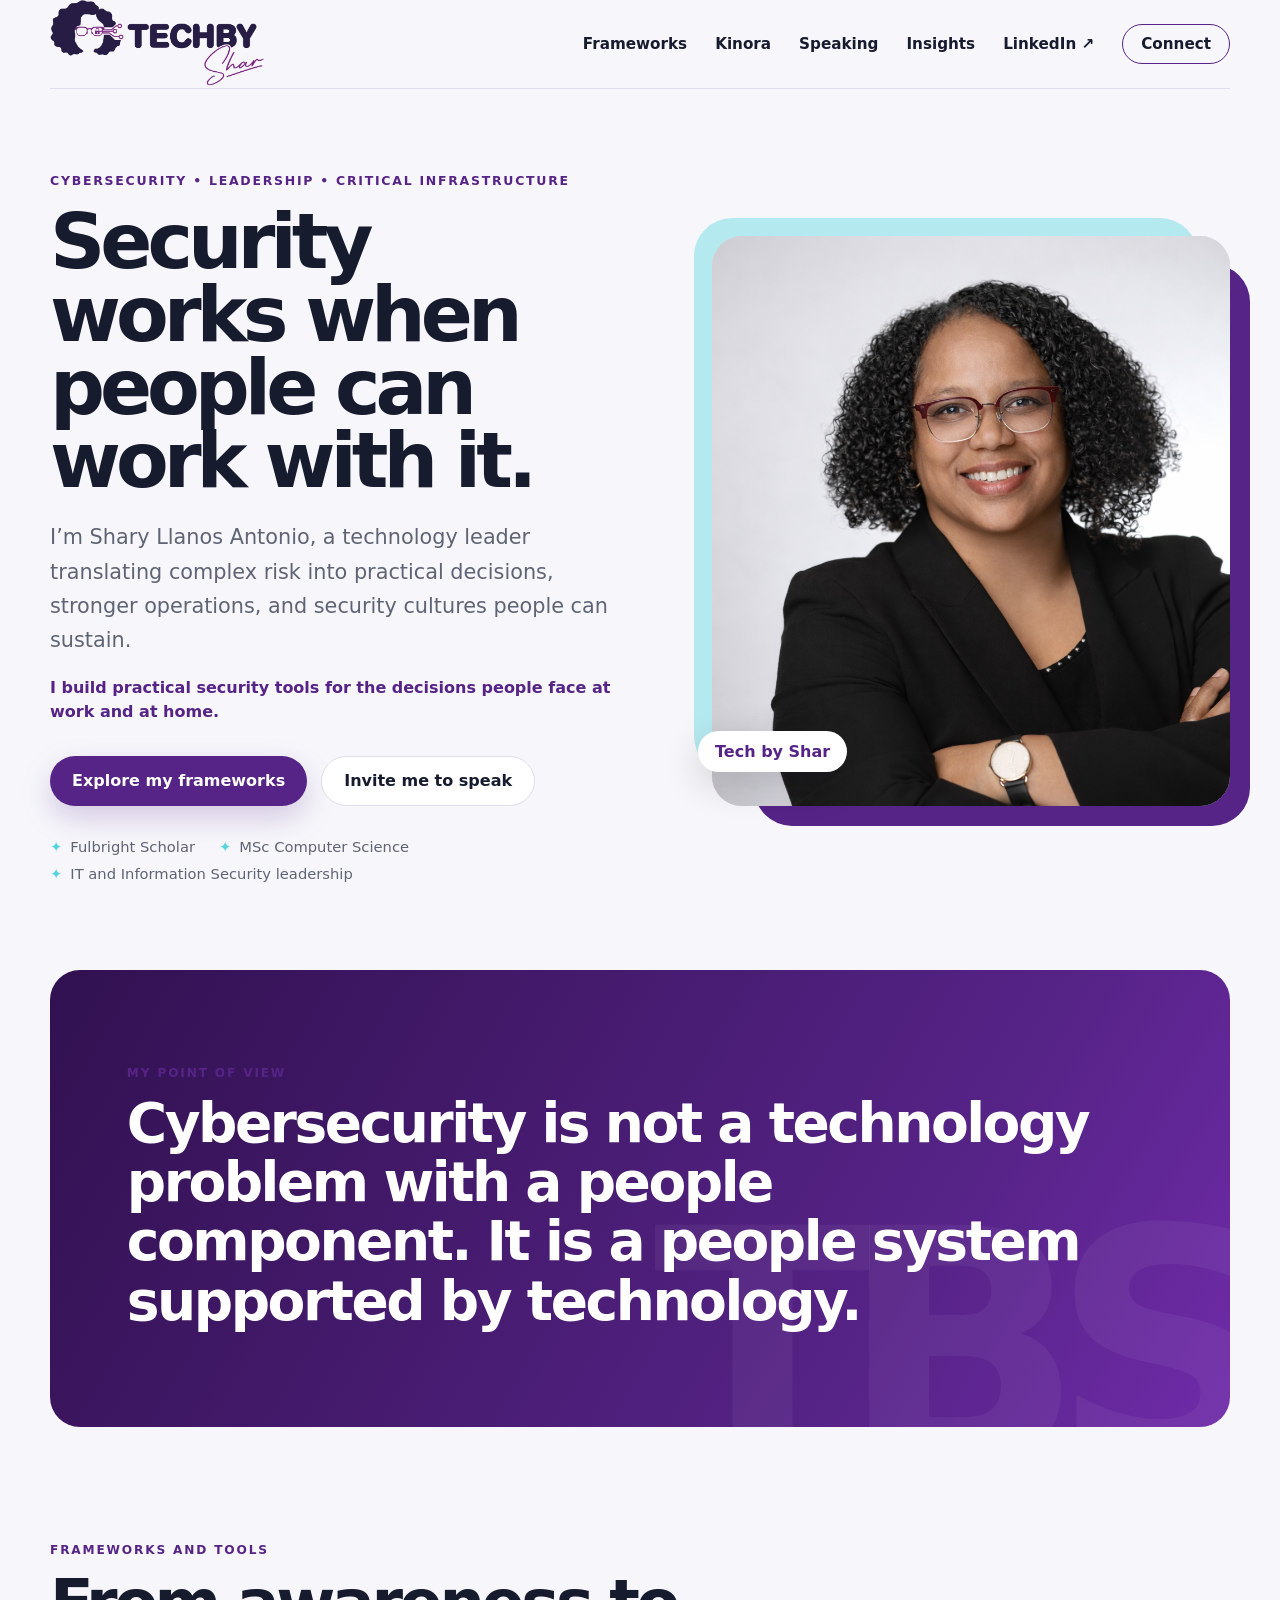
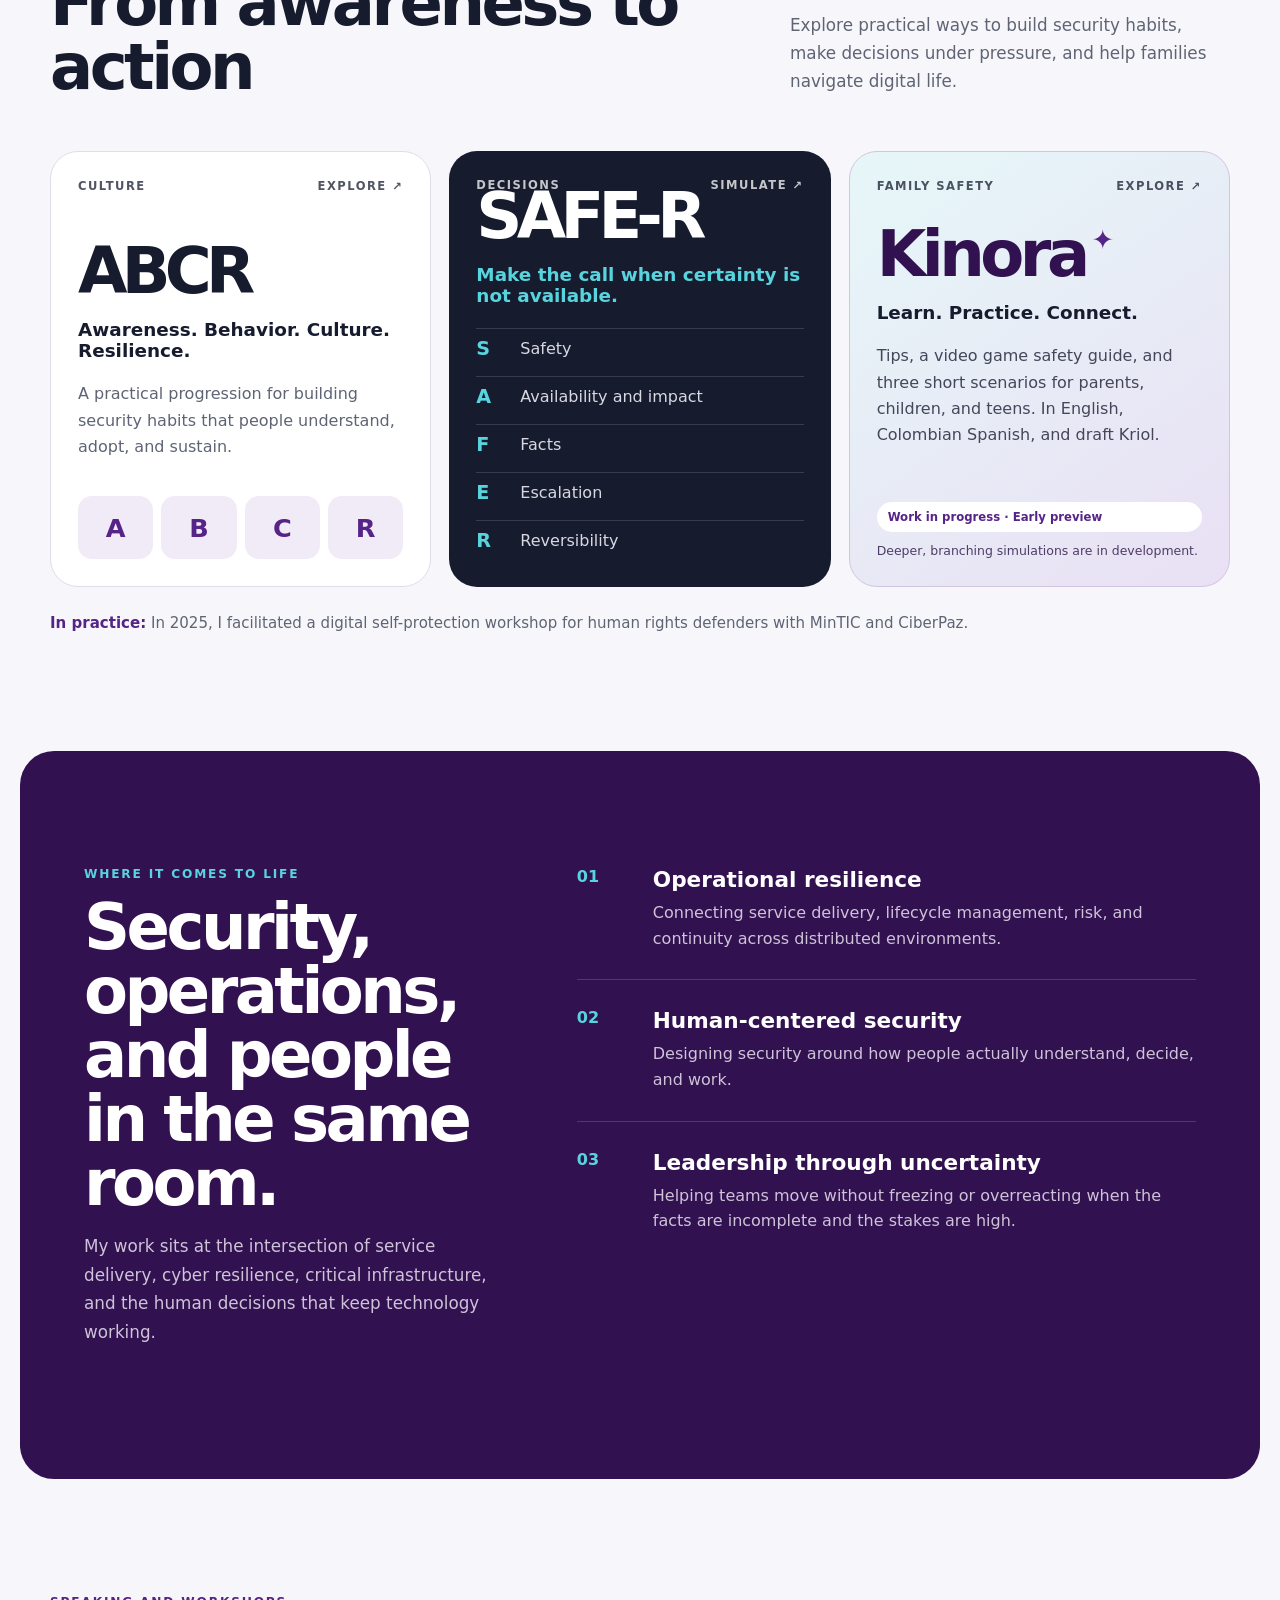
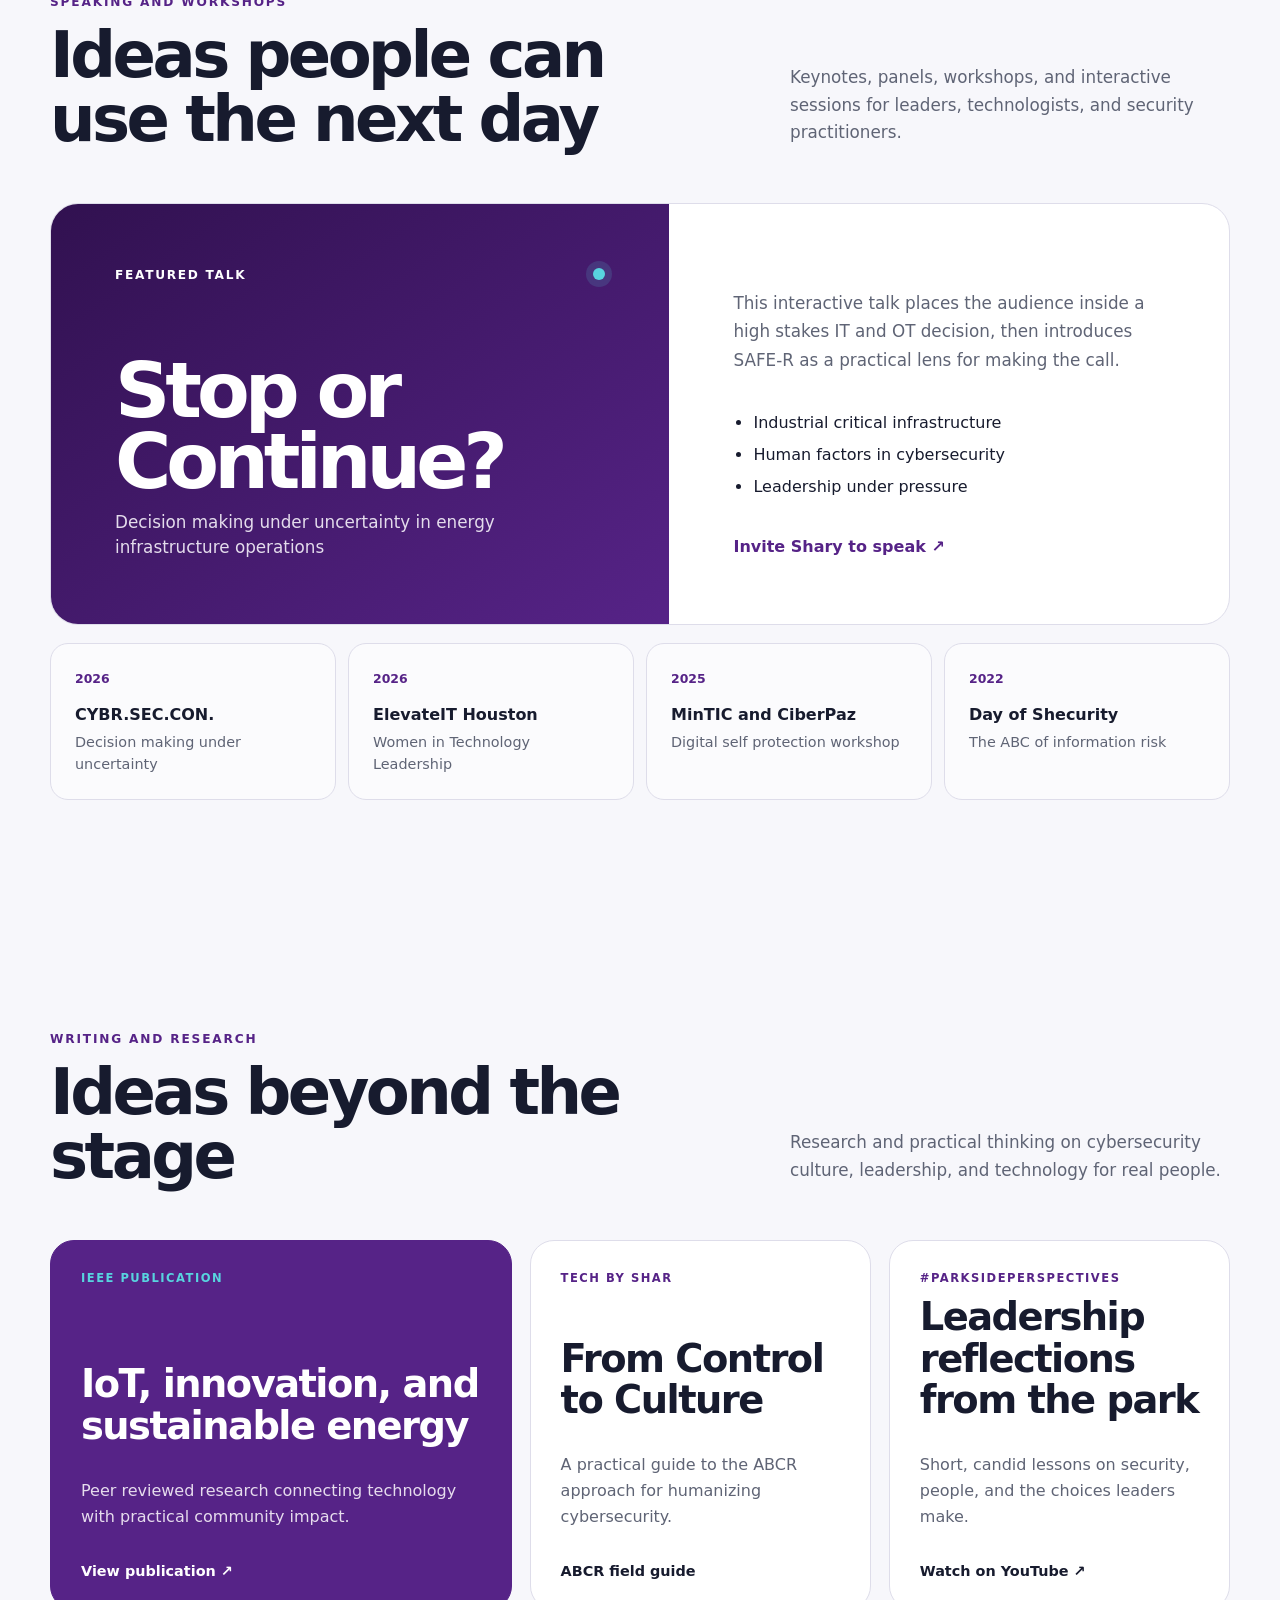
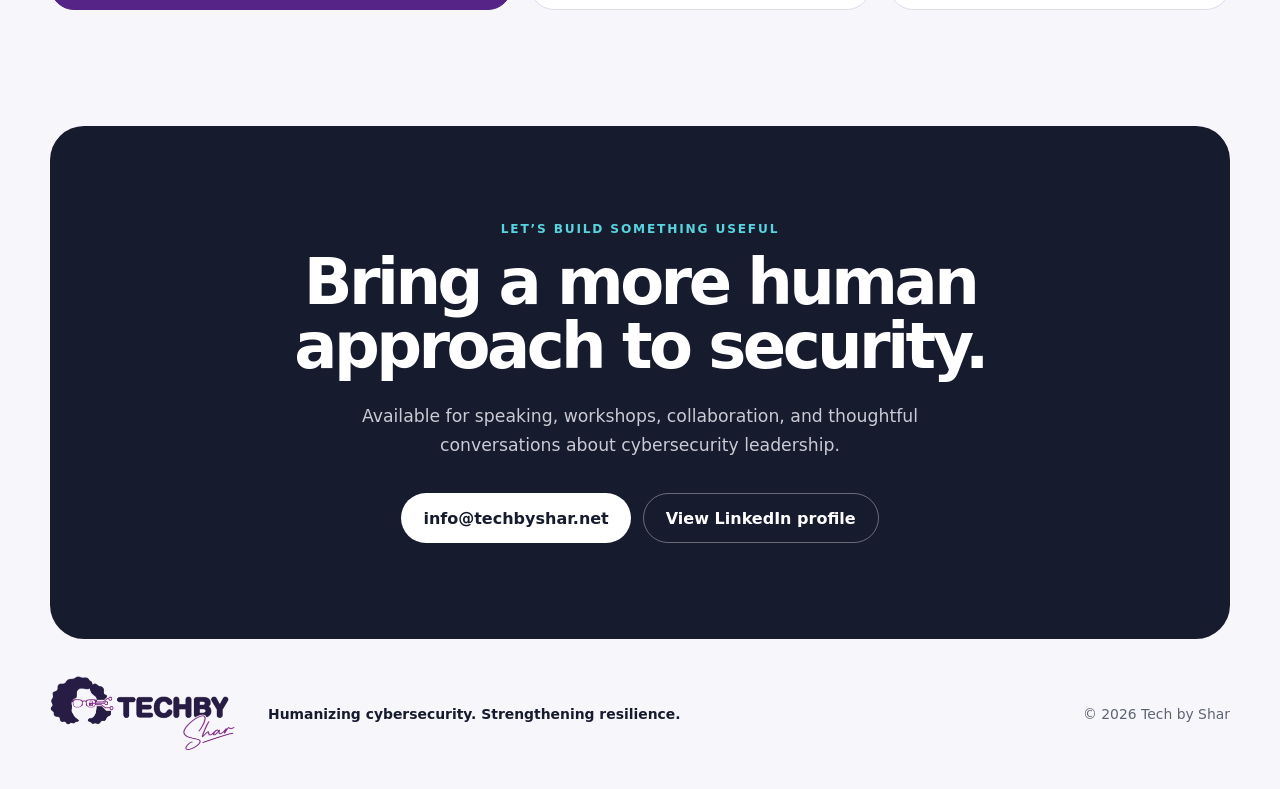
<file: index.html>
<!doctype html>
<html lang="en">
<head>
  <meta charset="utf-8">
  <meta name="viewport" content="width=device-width, initial-scale=1">
  <meta name="description" content="Tech by Shar connects cybersecurity, operational resilience, and human-centered leadership.">
  <title>Tech by Shar | Humanizing Cybersecurity</title>
  <link rel="icon" type="image/svg+xml" href="favicon.svg">
  <link rel="stylesheet" href="styles.css">
</head>
<body>
  <header class="site-header">
    <a class="brand" href="#top" aria-label="Tech by Shar home">
      <span class="logo-frame"><img src="assets/official-logo.png" alt="Tech by Shar"></span>
    </a>
    <nav aria-label="Primary navigation">
      <a href="#frameworks">Frameworks</a>
      <a href="#kinora">Kinora</a>
      <a href="#speaking">Speaking</a>
      <a href="#insights">Insights</a>
      <a href="https://www.linkedin.com/in/techbyshar/" target="_blank" rel="noreferrer">LinkedIn ↗</a>
      <a class="nav-cta" href="#contact">Connect</a>
    </nav>
  </header>

  <main id="top">
    <section class="hero">
      <div class="hero-copy">
        <p class="eyebrow">Cybersecurity • Leadership • Critical infrastructure</p>
        <h1>Security works when people can work with it.</h1>
        <p class="hero-lede">I’m Shary Llanos Antonio, a technology leader translating complex risk into practical decisions, stronger operations, and security cultures people can sustain.</p>
        <p class="hero-bridge">I build practical security tools for the decisions people face at work and at home.</p>
        <div class="hero-actions">
          <a class="button button-primary" href="#frameworks">Explore my frameworks</a>
          <a class="button button-secondary" href="#speaking">Invite me to speak</a>
        </div>
        <ul class="credentials" aria-label="Professional highlights">
          <li>Fulbright Scholar</li>
          <li>MSc Computer Science</li>
          <li>IT and Information Security leadership</li>
        </ul>
      </div>
      <div class="portrait-wrap">
        <span class="portrait-label">Tech by Shar</span>
        <img class="portrait" src="assets/shary.png" alt="Shary Llanos Antonio">
      </div>
    </section>

    <section class="manifesto" aria-label="Core belief">
      <p class="section-kicker">My point of view</p>
      <p class="manifesto-line">Cybersecurity is not a technology problem with a people component. It is a people system supported by technology.</p>
    </section>

    <section class="section frameworks" id="frameworks">
      <div class="section-heading">
        <div>
          <p class="section-kicker">Frameworks and tools</p>
          <h2>From awareness to action</h2>
        </div>
        <p>Explore practical ways to build security habits, make decisions under pressure, and help families navigate digital life.</p>
      </div>

      <div class="framework-grid">
        <a class="framework-card framework-abcr" href="https://techbyshar.github.io/ABCRLandingPage/" target="_blank" rel="noreferrer" aria-label="Explore the ABCR Humanizing Cybersecurity site">
          <div class="card-topline"><span>Culture</span><span>Explore ↗</span></div>
          <h3>ABCR</h3>
          <p class="framework-subtitle">Awareness. Behavior. Culture. Resilience.</p>
          <p>A practical progression for building security habits that people understand, adopt, and sustain.</p>
          <div class="letter-track" aria-label="ABCR stages">
            <span>A</span><span>B</span><span>C</span><span>R</span>
          </div>
        </a>

        <a class="framework-card framework-safer" href="https://techbyshar.github.io/SAFE-RSim2/" target="_blank" rel="noreferrer" aria-label="Open the SAFE-R decision simulator">
          <div class="card-topline"><span>Decisions</span><span>Simulate ↗</span></div>
          <h3>SAFE-R</h3>
          <p class="framework-subtitle">Make the call when certainty is not available.</p>
          <ul class="safer-list">
            <li><strong>S</strong><span>Safety</span></li>
            <li><strong>A</strong><span>Availability and impact</span></li>
            <li><strong>F</strong><span>Facts</span></li>
            <li><strong>E</strong><span>Escalation</span></li>
            <li><strong>R</strong><span>Reversibility</span></li>
          </ul>
        </a>
        <a class="framework-card framework-kinora" id="kinora" href="kinora/" aria-label="Explore Kinora early preview">
          <div class="card-topline"><span>Family safety</span><span>Explore ↗</span></div>
          <h3>Kinora<span class="kinora-spark" aria-hidden="true">✦</span></h3>
          <p class="framework-subtitle">Learn. Practice. Connect.</p>
          <p>Tips, a video game safety guide, and three short scenarios for parents, children, and teens. In English, Colombian Spanish, and draft Kriol.</p>
          <span class="preview-status">Work in progress · Early preview</span>
          <span class="kinora-development">Deeper, branching simulations are in development.</span>
        </a>
      </div>
      <p class="practice-proof"><strong>In practice:</strong> In 2025, I facilitated a digital self-protection workshop for human rights defenders with MinTIC and CiberPaz.</p>
    </section>

    <section class="section impact" id="impact">
      <div class="impact-intro">
        <p class="section-kicker light">Where it comes to life</p>
        <h2>Security, operations, and people in the same room.</h2>
        <p>My work sits at the intersection of service delivery, cyber resilience, critical infrastructure, and the human decisions that keep technology working.</p>
      </div>
      <div class="impact-list">
        <article>
          <span>01</span>
          <div><h3>Operational resilience</h3><p>Connecting service delivery, lifecycle management, risk, and continuity across distributed environments.</p></div>
        </article>
        <article>
          <span>02</span>
          <div><h3>Human-centered security</h3><p>Designing security around how people actually understand, decide, and work.</p></div>
        </article>
        <article>
          <span>03</span>
          <div><h3>Leadership through uncertainty</h3><p>Helping teams move without freezing or overreacting when the facts are incomplete and the stakes are high.</p></div>
        </article>
      </div>
    </section>

    <section class="section speaking" id="speaking">
      <div class="section-heading">
        <div>
          <p class="section-kicker">Speaking and workshops</p>
          <h2>Ideas people can use the next day</h2>
        </div>
        <p>Keynotes, panels, workshops, and interactive sessions for leaders, technologists, and security practitioners.</p>
      </div>
      <div class="talk-feature">
        <div class="talk-stage">
          <span class="live-dot"></span>
          <p>Featured talk</p>
          <h3>Stop or Continue?</h3>
          <p class="talk-subtitle">Decision making under uncertainty in energy infrastructure operations</p>
        </div>
        <div class="talk-copy">
          <p>This interactive talk places the audience inside a high stakes IT and OT decision, then introduces SAFE-R as a practical lens for making the call.</p>
          <ul>
            <li>Industrial critical infrastructure</li>
            <li>Human factors in cybersecurity</li>
            <li>Leadership under pressure</li>
          </ul>
          <a class="text-link" href="mailto:info@techbyshar.net?subject=Speaking%20invitation%20for%20Shary">Invite Shary to speak <span aria-hidden="true">↗</span></a>
        </div>
      </div>
      <div class="engagements" aria-label="Selected speaking engagements">
        <article><span>2026</span><h3>CYBR.SEC.CON.</h3><p>Decision making under uncertainty</p></article>
        <article><span>2026</span><h3>ElevateIT Houston</h3><p>Women in Technology Leadership</p></article>
        <article><span>2025</span><h3>MinTIC and CiberPaz</h3><p>Digital self protection workshop</p></article>
        <article><span>2022</span><h3>Day of Shecurity</h3><p>The ABC of information risk</p></article>
      </div>
    </section>

    <section class="section insights" id="insights">
      <div class="section-heading">
        <div>
          <p class="section-kicker">Writing and research</p>
          <h2>Ideas beyond the stage</h2>
        </div>
        <p>Research and practical thinking on cybersecurity culture, leadership, and technology for real people.</p>
      </div>
      <div class="insight-grid">
        <a class="insight-card featured" href="https://ieeexplore.ieee.org/document/11339996" target="_blank" rel="noreferrer">
          <span class="insight-type">IEEE publication</span>
          <h3>IoT, innovation, and sustainable energy</h3>
          <p>Peer reviewed research connecting technology with practical community impact.</p>
          <span class="read-more">View publication ↗</span>
        </a>
        <article class="insight-card">
          <span class="insight-type">Tech by Shar</span>
          <h3>From Control to Culture</h3>
          <p>A practical guide to the ABCR approach for humanizing cybersecurity.</p>
          <span class="read-more">ABCR field guide</span>
        </article>
        <a class="insight-card" href="https://youtu.be/ZqMk2sDs4o0" target="_blank" rel="noreferrer" aria-label="Watch Parkside Perspectives on YouTube">
          <span class="insight-type">#ParksidePerspectives</span>
          <h3>Leadership reflections from the park</h3>
          <p>Short, candid lessons on security, people, and the choices leaders make.</p>
          <span class="read-more">Watch on YouTube ↗</span>
        </a>
      </div>
    </section>

    <section class="contact" id="contact">
      <p class="section-kicker light">Let’s build something useful</p>
      <h2>Bring a more human approach to security.</h2>
      <p>Available for speaking, workshops, collaboration, and thoughtful conversations about cybersecurity leadership.</p>
      <div class="contact-actions">
        <a class="button button-light" href="mailto:info@techbyshar.net">info@techbyshar.net</a>
        <a class="button button-outline-light" href="https://www.linkedin.com/in/techbyshar/" target="_blank" rel="noreferrer">View LinkedIn profile</a>
      </div>
    </section>
  </main>

  <footer>
    <span class="logo-frame footer-logo" aria-hidden="true"><img src="assets/official-logo.png" alt=""></span>
    <p>Humanizing cybersecurity. Strengthening resilience.</p>
    <p>© <span id="year">2026</span> Tech by Shar</p>
  </footer>
  <script src="script.js"></script>
</body>
</html>
</file>
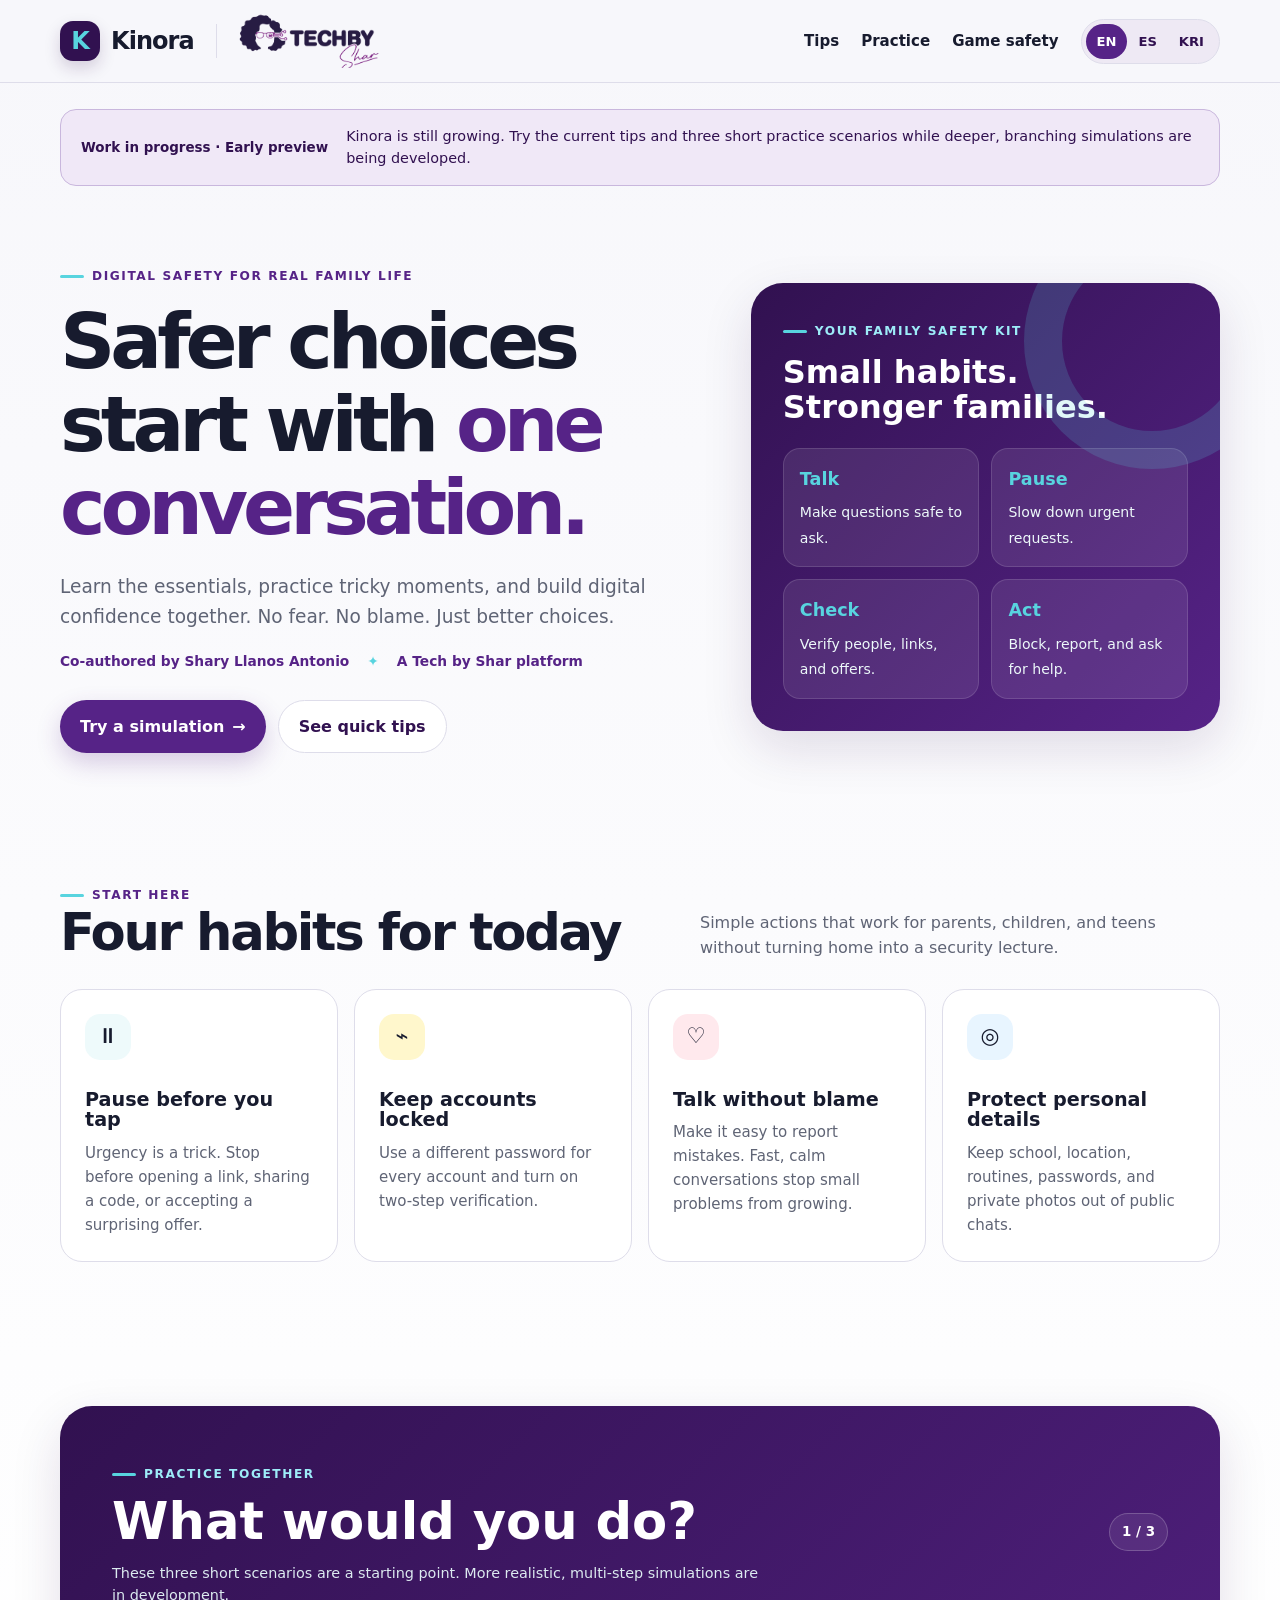
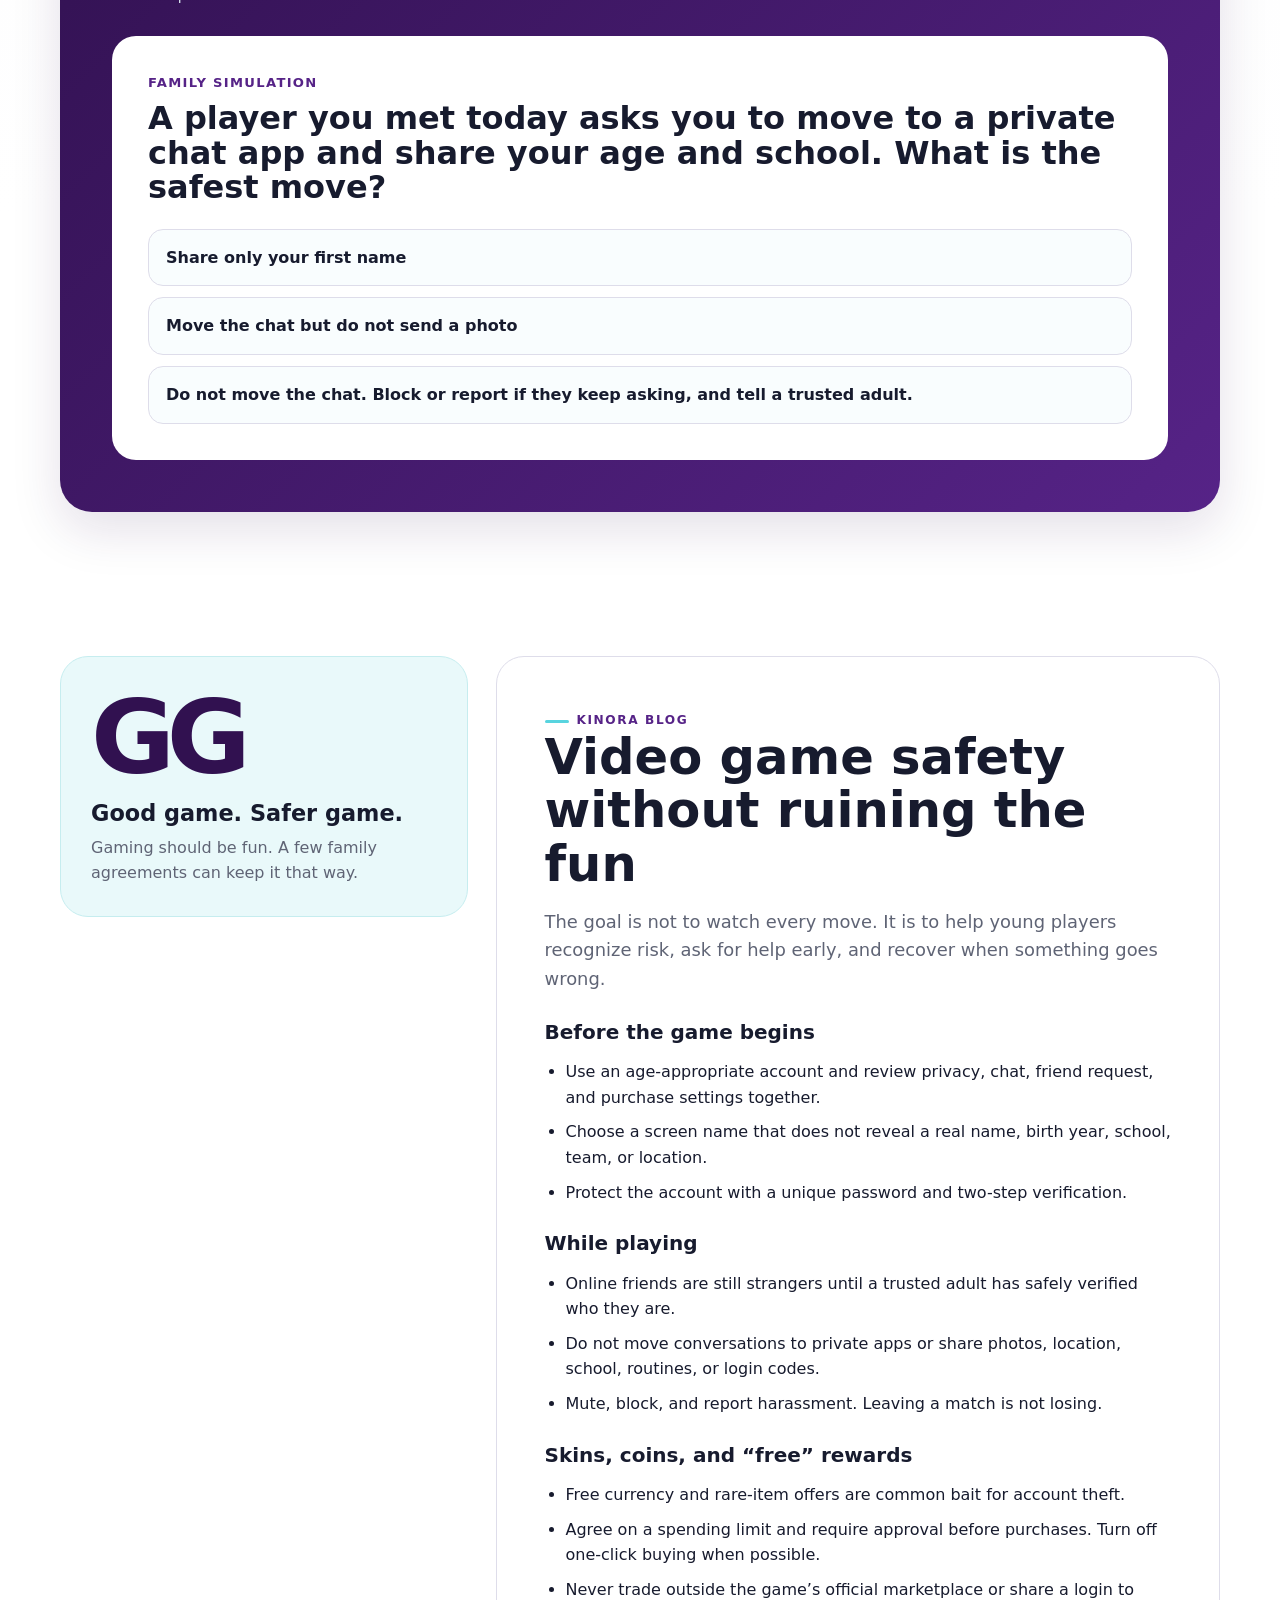
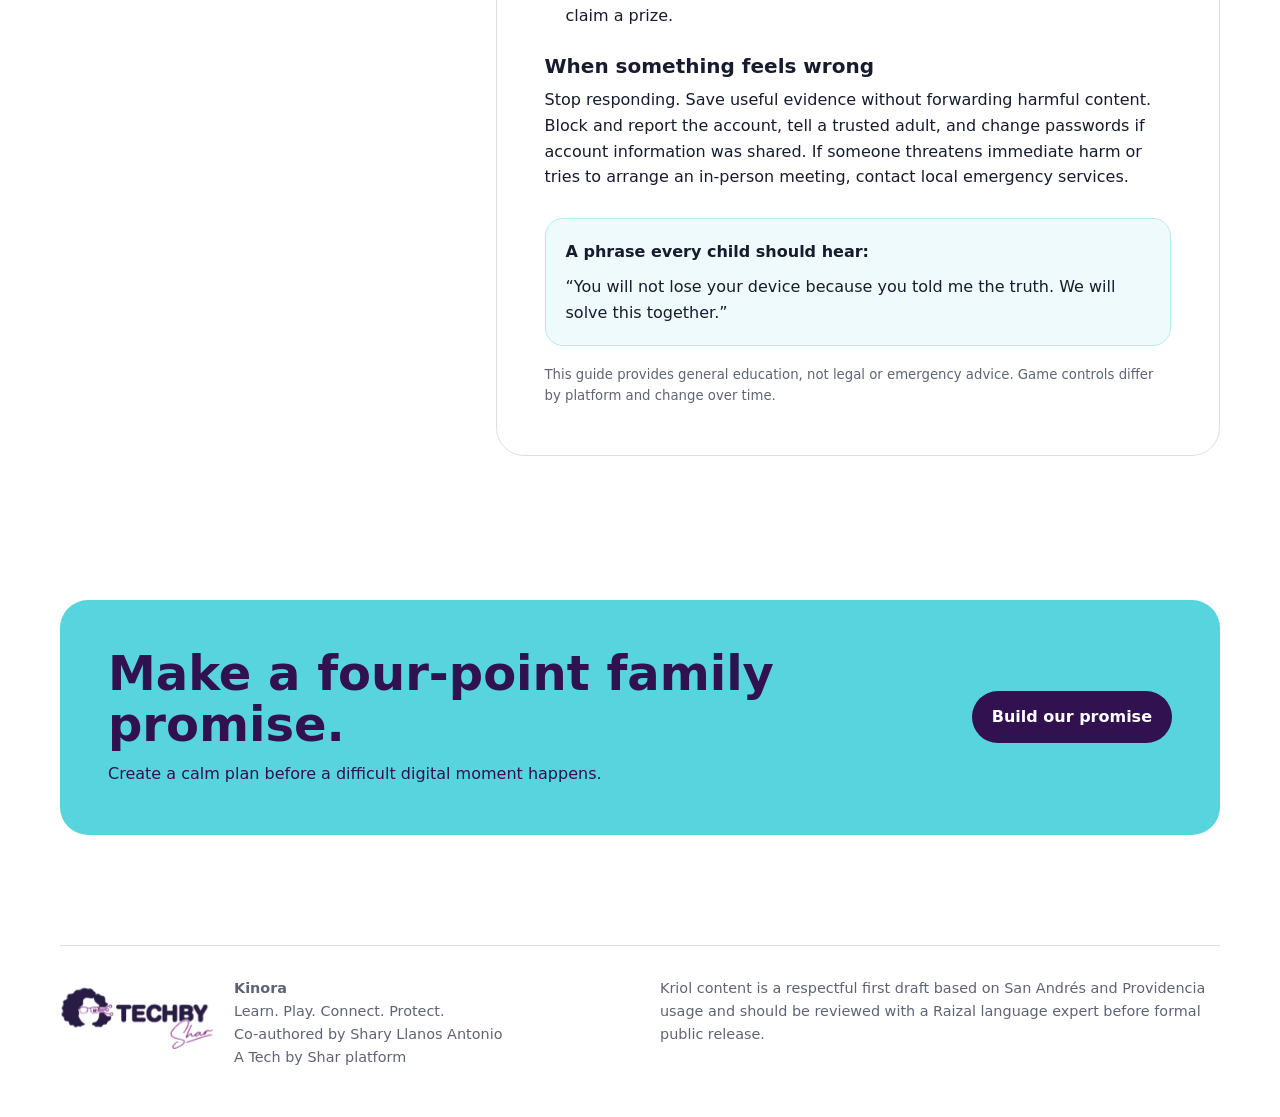
<file: kinora/index.html>
<!doctype html>
<html lang="en">
<head>
  <meta charset="utf-8">
  <meta name="viewport" content="width=device-width, initial-scale=1">
  <meta name="theme-color" content="#311150">
  <meta name="description" content="Kinora helps families learn, practice, and make safer digital choices together.">
  <title>Kinora | Family digital safety</title>
  <link rel="icon" type="image/svg+xml" href="data:image/svg+xml,%3Csvg xmlns='http://www.w3.org/2000/svg' viewBox='0 0 64 64'%3E%3Crect width='64' height='64' rx='18' fill='%23311150'/%3E%3Cpath d='M19 14v36M20 35l23-21M24 31l23 19' fill='none' stroke='%2358d4df' stroke-width='9' stroke-linecap='round' stroke-linejoin='round'/%3E%3C/svg%3E">
  <style>
    :root{--navy:#311150;--ink:#171b2e;--ocean:#562387;--aqua:#58d4df;--mango:#58d4df;--coral:#92278f;--foam:#eefafb;--paper:#f7f7fb;--muted:#5f6475;--line:#deddea;--shadow:0 18px 50px rgba(49,17,80,.13)}
    *{box-sizing:border-box}html{scroll-behavior:smooth}body{margin:0;background:linear-gradient(180deg,var(--paper) 0,#fff 42%);color:var(--ink);font:16px/1.6 Inter,ui-sans-serif,system-ui,-apple-system,BlinkMacSystemFont,"Segoe UI",sans-serif}button,a{font:inherit}button{cursor:pointer}a{color:inherit}h1,h2,h3{font-family:Inter,ui-sans-serif,system-ui,sans-serif;line-height:1.08;margin:0}p{margin:.6rem 0 0}.shell{width:min(1160px,calc(100% - 32px));margin:auto}.skip{position:absolute;left:-999px}.skip:focus{left:16px;top:12px;background:#fff;padding:10px;z-index:99}
    header{position:sticky;top:0;z-index:20;background:rgba(247,247,251,.94);backdrop-filter:blur(16px);border-bottom:1px solid var(--line)}nav{min-height:82px;display:flex;align-items:center;gap:22px}.brand{display:flex;align-items:center;gap:11px;text-decoration:none;font-size:1.5rem;font-weight:850;letter-spacing:-.04em}.mark{width:40px;height:40px;border-radius:13px;background:var(--navy);color:var(--aqua);display:grid;place-items:center;font-size:1.5rem;box-shadow:0 7px 16px rgba(49,17,80,.18)}.brand-separator{width:1px;height:34px;background:var(--line)}.tbs-logo-frame{position:relative;display:block;width:142px;height:54px;overflow:hidden;flex:none}.tbs-logo-frame img{position:absolute;width:156px;max-width:none;height:auto;left:-8px;top:-32px;mix-blend-mode:multiply}.links{display:flex;gap:22px;margin-left:auto}.links a{text-decoration:none;font-weight:650;font-size:.94rem}.links a:hover{color:var(--ocean)}.lang{display:flex;background:#eee9f4;border:1px solid var(--line);padding:4px;border-radius:999px}.lang button{border:0;background:transparent;color:var(--navy);padding:7px 11px;border-radius:999px;font-size:.82rem;font-weight:800}.lang button.active{background:var(--ocean);color:#fff}
    .hero{padding:74px 0 54px;display:grid;grid-template-columns:1.15fr .85fr;gap:56px;align-items:center}.eyebrow{display:inline-flex;gap:8px;align-items:center;text-transform:uppercase;letter-spacing:.13em;color:var(--ocean);font-weight:800;font-size:.76rem}.eyebrow:before{content:"";width:24px;height:3px;background:var(--aqua);border-radius:3px}.hero h1{font-size:clamp(2.7rem,6vw,5.5rem);letter-spacing:-.065em;margin-top:15px;max-width:760px}.hero h1 span{color:var(--ocean)}.lead{font-size:1.16rem;max-width:660px;color:var(--muted);margin-top:22px}.creator-line{display:flex;flex-wrap:wrap;gap:8px 18px;margin-top:18px;color:var(--ocean);font-size:.86rem;font-weight:800}.creator-line span+span:before{content:"✦";color:var(--aqua);margin-right:18px}.actions{display:flex;flex-wrap:wrap;gap:12px;margin-top:28px}.btn{border:0;border-radius:999px;padding:13px 20px;font-weight:800;text-decoration:none;display:inline-flex;align-items:center;justify-content:center;gap:8px}.primary{background:var(--ocean);color:#fff;box-shadow:0 10px 25px rgba(86,35,135,.22)}.secondary{background:#fff;color:var(--navy);border:1px solid var(--line)}.hero-card{background:linear-gradient(135deg,var(--navy),var(--ocean));color:#fff;border-radius:32px;padding:32px;box-shadow:var(--shadow);position:relative;overflow:hidden}.hero-card:after{content:"";position:absolute;width:180px;height:180px;border:38px solid rgba(88,212,223,.18);border-radius:50%;right:-60px;top:-70px}.family-pulse{display:grid;grid-template-columns:repeat(2,1fr);gap:12px;margin-top:24px}.pulse{background:rgba(255,255,255,.09);border:1px solid rgba(255,255,255,.13);padding:16px;border-radius:17px;min-height:110px}.pulse b{display:block;color:var(--aqua);font-weight:800;font-size:1.1rem;margin-bottom:6px}.pulse span{font-size:.88rem;color:#edf9fa}
    section{padding:72px 0}.section-head{display:flex;justify-content:space-between;align-items:end;gap:24px;margin-bottom:28px}.section-head h2{font-size:clamp(2rem,4vw,3.25rem);letter-spacing:-.045em}.section-head p{max-width:520px;color:var(--muted)}.tip-grid{display:grid;grid-template-columns:repeat(4,1fr);gap:16px}.tip{background:#fff;border:1px solid var(--line);border-radius:22px;padding:24px;min-height:220px;transition:.2s}.tip:hover{transform:translateY(-4px);box-shadow:var(--shadow)}.tip .icon{width:46px;height:46px;display:grid;place-items:center;border-radius:15px;background:var(--foam);font-size:1.35rem}.tip:nth-child(2) .icon{background:#fff7cc}.tip:nth-child(3) .icon{background:#ffe9ed}.tip:nth-child(4) .icon{background:#e8f5ff}.tip h3{font-size:1.2rem;margin-top:30px}.tip p{color:var(--muted);font-size:.94rem}
    .sim-wrap{background:linear-gradient(135deg,var(--navy),#064e63);border-radius:32px;padding:clamp(24px,5vw,52px);color:#fff;box-shadow:var(--shadow)}.sim-top{display:flex;justify-content:space-between;gap:20px;align-items:center}.badge{border:1px solid rgba(255,255,255,.2);background:rgba(255,255,255,.08);padding:7px 12px;border-radius:999px;font-weight:700;font-size:.84rem}.scenario{margin-top:30px;background:#fff;color:var(--ink);border-radius:24px;padding:clamp(22px,4vw,36px)}.scenario-label{color:var(--ocean);font-weight:800;font-size:.82rem;text-transform:uppercase;letter-spacing:.1em}.scenario h3{font-size:clamp(1.35rem,3vw,2rem);margin-top:8px}.choices{display:grid;gap:11px;margin-top:24px}.choice{width:100%;text-align:left;border:1px solid var(--line);background:#f9fdfe;border-radius:15px;padding:15px 17px;color:var(--ink);font-weight:600}.choice:hover,.choice:focus-visible{border-color:var(--ocean);background:var(--foam)}.choice.good{border-color:#0f9f72;background:#e9fbf5}.choice.bad{border-color:#ef7084;background:#fff0f2}.feedback{display:none;margin-top:18px;border-left:4px solid var(--ocean);background:#effcff;padding:14px 16px;border-radius:0 12px 12px 0}.feedback.show{display:block}.next{margin-top:18px;display:none}.next.show{display:inline-flex}
    .blog{display:grid;grid-template-columns:.72fr 1.28fr;gap:28px}.blog-aside{background:#fff4c4;border-radius:28px;padding:30px;align-self:start;position:sticky;top:100px}.blog-aside .big{font:800 clamp(3.5rem,8vw,6.5rem)/1 Manrope;color:var(--navy);letter-spacing:-.08em}.blog-aside p{color:#5b4b12}.article{background:#fff;border:1px solid var(--line);border-radius:28px;padding:clamp(24px,5vw,48px)}.article h2{font-size:clamp(2rem,4vw,3.1rem)}.article .dek{font-size:1.12rem;color:var(--muted);margin:16px 0 28px}.article h3{font-size:1.25rem;margin-top:28px}.article ul{padding-left:21px}.article li{margin:9px 0}.callout{background:var(--foam);border-radius:18px;padding:20px;margin-top:28px;border:1px solid #b8eaf2}.callout strong{font-family:Manrope}.note{font-size:.83rem;color:var(--muted);margin-top:18px}
    .promise{background:var(--coral);color:#291016;border-radius:28px;padding:clamp(26px,5vw,48px);display:grid;grid-template-columns:1fr auto;align-items:center;gap:24px}.promise h2{font-size:clamp(1.8rem,4vw,3rem)}.promise .btn{background:var(--navy);color:#fff}.agreement{display:none;margin-top:20px;background:rgba(255,255,255,.55);padding:18px;border-radius:16px}.agreement.show{display:block}.agreement label{display:block;margin:8px 0;font-weight:600}.agreement input{width:18px;height:18px;vertical-align:-3px;margin-right:8px}footer{padding:38px 0 48px}.footer-row{display:flex;justify-content:space-between;gap:30px;padding-top:22px;border-top:1px solid var(--line);color:var(--muted);font-size:.9rem}.kriol-note{max-width:630px}
    .sim-wrap{background:linear-gradient(135deg,var(--navy),var(--ocean))}.blog-aside{background:#e9f9fa;border:1px solid #c6edef}.blog-aside p{color:var(--muted)}.blog-aside .big,.callout strong{font-family:Inter,ui-sans-serif,system-ui,sans-serif}.promise{background:var(--aqua);color:var(--navy)}.footer-brand{display:flex;align-items:center;gap:18px}.footer-logo{position:relative;width:156px;height:62px;overflow:hidden;flex:none}.footer-logo img{position:absolute;width:170px;max-width:none;height:auto;left:-8px;top:-35px;mix-blend-mode:multiply}.kriol-note{max-width:560px}
    .preview-banner{display:flex;align-items:center;gap:18px;margin-top:26px;padding:16px 20px;border:1px solid #c9b7dd;border-radius:16px;background:#f0e8f7;color:var(--navy);line-height:1.5}.preview-banner strong{flex:none;font-size:.84rem}.preview-banner span{font-size:.9rem}.sim-disclosure{max-width:650px;margin-top:12px;color:#dceaf0;font-size:.9rem;line-height:1.55}
    @media(max-width:900px){.links{display:none}.hero{grid-template-columns:1fr;padding-top:48px}.tip-grid{grid-template-columns:repeat(2,1fr)}.blog{grid-template-columns:1fr}.blog-aside{position:static}.promise{grid-template-columns:1fr}}
    @media(max-width:560px){.shell{width:min(100% - 22px,1160px)}nav{gap:9px}.brand{font-size:1.2rem}.mark{width:36px;height:36px}.brand-separator,.tbs-logo-frame{display:none}.lang{margin-left:auto}.lang button{padding:6px 8px}.hero{gap:30px}.hero-card{padding:23px;border-radius:24px}.family-pulse{grid-template-columns:1fr 1fr}.pulse{min-height:102px;padding:13px}.tip-grid{grid-template-columns:1fr}.section-head{display:block}.sim-wrap{border-radius:24px}.sim-top{align-items:flex-start}.footer-row{display:block}.footer-brand{align-items:flex-start}.footer-row p+ p{margin-top:18px}}
    @media(max-width:560px){.preview-banner{display:block}.preview-banner strong{display:block;margin-bottom:6px}.sim-top{gap:8px}.sim-top .badge{flex:none}}
    @media(prefers-reduced-motion:reduce){html{scroll-behavior:auto}.tip{transition:none}}
  </style>
</head>
<body>
  <a class="skip" href="#main" data-i18n="skip">Skip to content</a>
  <header>
    <nav class="shell" aria-label="Primary navigation">
      <a class="brand" href="#top" aria-label="Kinora home"><span class="mark">K</span>Kinora</a>
      <span class="brand-separator" aria-hidden="true"></span>
      <a class="tbs-logo-frame" href="../" aria-label="Return to Tech by Shar"><img src="assets/techbyshar-logo.png" alt="Tech by Shar"></a>
      <div class="links">
        <a href="#tips" data-i18n="navTips">Tips</a><a href="#practice" data-i18n="navPractice">Practice</a><a href="#gaming" data-i18n="navGaming">Game safety</a>
      </div>
      <div class="lang" role="group" aria-label="Choose language">
        <button class="active" data-lang="en" aria-pressed="true">EN</button><button data-lang="es" aria-pressed="false">ES</button><button data-lang="kri" aria-pressed="false">KRI</button>
      </div>
    </nav>
  </header>
  <main id="main">
    <div class="preview-banner shell" role="status">
      <strong data-i18n="previewLabel">Work in progress · Early preview</strong>
      <span data-i18n="previewText">Kinora is still growing. Try the current tips and three short practice scenarios while deeper, branching simulations are being developed.</span>
    </div>
    <div id="top" class="hero shell">
      <div>
        <span class="eyebrow" data-i18n="eyebrow">Digital safety for real family life</span>
        <h1 data-i18n-html="hero">Safer choices start with <span>one conversation.</span></h1>
        <p class="lead" data-i18n="lead">Learn the essentials, practice tricky moments, and build digital confidence together. No fear. No blame. Just better choices.</p>
        <div class="creator-line"><span data-i18n="coauthor">Co-authored by Shary Llanos Antonio</span><span data-i18n="platform">A Tech by Shar platform</span></div>
        <div class="actions"><a class="btn primary" href="#practice"><span data-i18n="trySim">Try a simulation</span> →</a><a class="btn secondary" href="#tips" data-i18n="getTips">See quick tips</a></div>
      </div>
      <aside class="hero-card">
        <span class="eyebrow" style="color:#9decf8" data-i18n="familyKit">Your family safety kit</span>
        <h2 style="font-size:2rem;margin-top:14px" data-i18n="together">Small habits. Stronger families.</h2>
        <div class="family-pulse">
          <div class="pulse"><b data-i18n="talk">Talk</b><span data-i18n="talkText">Make questions safe to ask.</span></div>
          <div class="pulse"><b data-i18n="pause">Pause</b><span data-i18n="pauseText">Slow down urgent requests.</span></div>
          <div class="pulse"><b data-i18n="check">Check</b><span data-i18n="checkText">Verify people, links, and offers.</span></div>
          <div class="pulse"><b data-i18n="act">Act</b><span data-i18n="actText">Block, report, and ask for help.</span></div>
        </div>
      </aside>
    </div>

    <section id="tips">
      <div class="shell">
        <div class="section-head"><div><span class="eyebrow" data-i18n="tipEyebrow">Start here</span><h2 data-i18n="tipsTitle">Four habits for today</h2></div><p data-i18n="tipsIntro">Simple actions that work for parents, children, and teens without turning home into a security lecture.</p></div>
        <div class="tip-grid">
          <article class="tip"><div class="icon">⏸</div><h3 data-i18n="tip1Title">Pause before you tap</h3><p data-i18n="tip1Text">Urgency is a trick. Stop before opening a link, sharing a code, or accepting a surprising offer.</p></article>
          <article class="tip"><div class="icon">⌁</div><h3 data-i18n="tip2Title">Keep accounts locked</h3><p data-i18n="tip2Text">Use a different password for every account and turn on two-step verification.</p></article>
          <article class="tip"><div class="icon">♡</div><h3 data-i18n="tip3Title">Talk without blame</h3><p data-i18n="tip3Text">Make it easy to report mistakes. Fast, calm conversations stop small problems from growing.</p></article>
          <article class="tip"><div class="icon">◎</div><h3 data-i18n="tip4Title">Protect personal details</h3><p data-i18n="tip4Text">Keep school, location, routines, passwords, and private photos out of public chats.</p></article>
        </div>
      </div>
    </section>

    <section id="practice">
      <div class="shell sim-wrap">
        <div class="sim-top"><div><span class="eyebrow" style="color:#9decf8" data-i18n="practiceEyebrow">Practice together</span><h2 style="font-size:clamp(2rem,4vw,3.2rem);margin-top:10px" data-i18n="practiceTitle">What would you do?</h2><p class="sim-disclosure" data-i18n="simDisclosure">These three short scenarios are a starting point. More realistic, multi-step simulations are in development.</p></div><span class="badge" id="progress">1 / 3</span></div>
        <div class="scenario" aria-live="polite">
          <div class="scenario-label" data-i18n="scenarioLabel">Family simulation</div>
          <h3 id="scenarioQuestion"></h3>
          <div class="choices" id="choices"></div>
          <div class="feedback" id="feedback"></div>
          <button class="btn primary next" id="nextBtn"><span data-i18n="next">Next situation</span> →</button>
        </div>
      </div>
    </section>

    <section id="gaming">
      <div class="shell blog">
        <aside class="blog-aside"><div class="big">GG</div><h3 style="font-size:1.4rem;margin-top:12px" data-i18n="ggTitle">Good game. Safer game.</h3><p data-i18n="ggText">Gaming should be fun. A few family agreements can keep it that way.</p></aside>
        <article class="article">
          <span class="eyebrow" data-i18n="blogEyebrow">Kinora blog</span>
          <h2 data-i18n="blogTitle">Video game safety without ruining the fun</h2>
          <p class="dek" data-i18n="blogDek">The goal is not to watch every move. It is to help young players recognize risk, ask for help early, and recover when something goes wrong.</p>
          <h3 data-i18n="b1Title">Before the game begins</h3>
          <ul><li data-i18n="b1a">Use an age-appropriate account and review privacy, chat, friend request, and purchase settings together.</li><li data-i18n="b1b">Choose a screen name that does not reveal a real name, birth year, school, team, or location.</li><li data-i18n="b1c">Protect the account with a unique password and two-step verification.</li></ul>
          <h3 data-i18n="b2Title">While playing</h3>
          <ul><li data-i18n="b2a">Online friends are still strangers until a trusted adult has safely verified who they are.</li><li data-i18n="b2b">Do not move conversations to private apps or share photos, location, school, routines, or login codes.</li><li data-i18n="b2c">Mute, block, and report harassment. Leaving a match is not losing.</li></ul>
          <h3 data-i18n="b3Title">Skins, coins, and “free” rewards</h3>
          <ul><li data-i18n="b3a">Free currency and rare-item offers are common bait for account theft.</li><li data-i18n="b3b">Agree on a spending limit and require approval before purchases. Turn off one-click buying when possible.</li><li data-i18n="b3c">Never trade outside the game’s official marketplace or share a login to claim a prize.</li></ul>
          <h3 data-i18n="b4Title">When something feels wrong</h3>
          <p data-i18n="b4Text">Stop responding. Save useful evidence without forwarding harmful content. Block and report the account, tell a trusted adult, and change passwords if account information was shared. If someone threatens immediate harm or tries to arrange an in-person meeting, contact local emergency services.</p>
          <div class="callout"><strong data-i18n="phraseTitle">A phrase every child should hear:</strong><p data-i18n="phrase">“You will not lose your device because you told me the truth. We will solve this together.”</p></div>
          <p class="note" data-i18n="blogNote">This guide provides general education, not legal or emergency advice. Game controls differ by platform and change over time.</p>
        </article>
      </div>
    </section>

    <section>
      <div class="shell promise">
        <div><h2 data-i18n="promiseTitle">Make a four-point family promise.</h2><p data-i18n="promiseText">Create a calm plan before a difficult digital moment happens.</p></div>
        <button class="btn" id="promiseBtn" data-i18n="buildPromise">Build our promise</button>
        <div class="agreement" id="agreement">
          <label><input type="checkbox"> <span data-i18n="p1">We pause when a message creates pressure or fear.</span></label>
          <label><input type="checkbox"> <span data-i18n="p2">We ask before sharing personal information or spending money.</span></label>
          <label><input type="checkbox"> <span data-i18n="p3">We report mistakes without blame or automatic punishment.</span></label>
          <label><input type="checkbox"> <span data-i18n="p4">We block and report people who cross our boundaries.</span></label>
        </div>
      </div>
    </section>
  </main>
  <footer><div class="shell footer-row"><div class="footer-brand"><span class="footer-logo"><img src="assets/techbyshar-logo.png" alt="Tech by Shar"></span><p><strong>Kinora</strong><br><span data-i18n="footer">Learn. Play. Connect. Protect.</span><br><span data-i18n="coauthor">Co-authored by Shary Llanos Antonio</span><br><span data-i18n="platform">A Tech by Shar platform</span></p></div><p class="kriol-note" data-i18n="kriolNote">Kriol content is a respectful first draft based on San Andrés and Providencia usage and should be reviewed with a Raizal language expert before formal public release.</p></div></footer>

  <script>
  const copy={
    en:{skip:"Skip to content",navTips:"Tips",navPractice:"Practice",navGaming:"Game safety",eyebrow:"Digital safety for real family life",hero:'Safer choices start with <span>one conversation.</span>',lead:"Learn the essentials, practice tricky moments, and build digital confidence together. No fear. No blame. Just better choices.",coauthor:"Co-authored by Shary Llanos Antonio",platform:"A Tech by Shar platform",trySim:"Try a simulation",getTips:"See quick tips",familyKit:"Your family safety kit",together:"Small habits. Stronger families.",talk:"Talk",talkText:"Make questions safe to ask.",pause:"Pause",pauseText:"Slow down urgent requests.",check:"Check",checkText:"Verify people, links, and offers.",act:"Act",actText:"Block, report, and ask for help.",tipEyebrow:"Start here",tipsTitle:"Four habits for today",tipsIntro:"Simple actions that work for parents, children, and teens without turning home into a security lecture.",tip1Title:"Pause before you tap",tip1Text:"Urgency is a trick. Stop before opening a link, sharing a code, or accepting a surprising offer.",tip2Title:"Keep accounts locked",tip2Text:"Use a different password for every account and turn on two-step verification.",tip3Title:"Talk without blame",tip3Text:"Make it easy to report mistakes. Fast, calm conversations stop small problems from growing.",tip4Title:"Protect personal details",tip4Text:"Keep school, location, routines, passwords, and private photos out of public chats.",practiceEyebrow:"Practice together",practiceTitle:"What would you do?",scenarioLabel:"Family simulation",next:"Next situation",ggTitle:"Good game. Safer game.",ggText:"Gaming should be fun. A few family agreements can keep it that way.",blogEyebrow:"Kinora blog",blogTitle:"Video game safety without ruining the fun",blogDek:"The goal is not to watch every move. It is to help young players recognize risk, ask for help early, and recover when something goes wrong.",b1Title:"Before the game begins",b1a:"Use an age-appropriate account and review privacy, chat, friend request, and purchase settings together.",b1b:"Choose a screen name that does not reveal a real name, birth year, school, team, or location.",b1c:"Protect the account with a unique password and two-step verification.",b2Title:"While playing",b2a:"Online friends are still strangers until a trusted adult has safely verified who they are.",b2b:"Do not move conversations to private apps or share photos, location, school, routines, or login codes.",b2c:"Mute, block, and report harassment. Leaving a match is not losing.",b3Title:'Skins, coins, and “free” rewards',b3a:"Free currency and rare-item offers are common bait for account theft.",b3b:"Agree on a spending limit and require approval before purchases. Turn off one-click buying when possible.",b3c:"Never trade outside the game’s official marketplace or share a login to claim a prize.",b4Title:"When something feels wrong",b4Text:"Stop responding. Save useful evidence without forwarding harmful content. Block and report the account, tell a trusted adult, and change passwords if account information was shared. If someone threatens immediate harm or tries to arrange an in-person meeting, contact local emergency services.",phraseTitle:"A phrase every child should hear:",phrase:'“You will not lose your device because you told me the truth. We will solve this together.”',blogNote:"This guide provides general education, not legal or emergency advice. Game controls differ by platform and change over time.",promiseTitle:"Make a four-point family promise.",promiseText:"Create a calm plan before a difficult digital moment happens.",buildPromise:"Build our promise",p1:"We pause when a message creates pressure or fear.",p2:"We ask before sharing personal information or spending money.",p3:"We report mistakes without blame or automatic punishment.",p4:"We block and report people who cross our boundaries.",footer:"Learn. Play. Connect. Protect.",kriolNote:"Kriol content is a respectful first draft based on San Andrés and Providencia usage and should be reviewed with a Raizal language expert before formal public release."},
    es:{skip:"Ir al contenido",navTips:"Consejos",navPractice:"Practica",navGaming:"Videojuegos",eyebrow:"Seguridad digital para la vida familiar real",hero:'Las decisiones más seguras empiezan con <span>una conversación.</span>',lead:"Aprendan lo esencial, practiquen momentos difíciles y fortalezcan juntos su confianza digital. Sin miedo. Sin culpas. Con mejores decisiones.",coauthor:"Coautora: Shary Llanos Antonio",platform:"Una plataforma de Tech by Shar",trySim:"Probar una simulación",getTips:"Ver consejos rápidos",familyKit:"El kit de seguridad de tu familia",together:"Pequeños hábitos. Familias más fuertes.",talk:"Hablen",talkText:"Hagan que preguntar se sienta seguro.",pause:"Pausen",pauseText:"Frenen las solicitudes urgentes.",check:"Revisen",checkText:"Verifiquen personas, enlaces y ofertas.",act:"Actúen",actText:"Bloqueen, reporten y pidan ayuda.",tipEyebrow:"Empiecen aquí",tipsTitle:"Cuatro hábitos para hoy",tipsIntro:"Acciones sencillas para madres, padres, niños, niñas y adolescentes, sin convertir la casa en una charla de seguridad.",tip1Title:"Pausa antes de tocar",tip1Text:"La urgencia puede ser una trampa. Detente antes de abrir un enlace, compartir un código o aceptar una oferta inesperada.",tip2Title:"Protege tus cuentas",tip2Text:"Usa una contraseña diferente en cada cuenta y activa la verificación en dos pasos.",tip3Title:"Hablen sin culpar",tip3Text:"Faciliten contar los errores. Una conversación rápida y tranquila evita que un problema pequeño crezca.",tip4Title:"Cuida tus datos personales",tip4Text:"No compartas públicamente tu colegio, ubicación, rutinas, contraseñas ni fotos privadas.",practiceEyebrow:"Practiquen juntos",practiceTitle:"¿Qué harías tú?",scenarioLabel:"Simulación familiar",next:"Siguiente situación",ggTitle:"Buen juego. Juego más seguro.",ggText:"Jugar debe ser divertido. Algunos acuerdos familiares ayudan a que siga siendo así.",blogEyebrow:"Blog de Kinora",blogTitle:"Seguridad en videojuegos sin arruinar la diversión",blogDek:"La meta no es vigilar cada movimiento. Es enseñarles a los jóvenes a reconocer riesgos, pedir ayuda a tiempo y recuperarse cuando algo sale mal.",b1Title:"Antes de empezar a jugar",b1a:"Usen una cuenta apropiada para la edad y revisen juntos la privacidad, el chat, las solicitudes de amistad y las compras.",b1b:"Elijan un nombre de usuario que no revele el nombre real, año de nacimiento, colegio, equipo ni ubicación.",b1c:"Protejan la cuenta con una contraseña única y verificación en dos pasos.",b2Title:"Mientras juegan",b2a:"Los amigos en línea siguen siendo desconocidos hasta que un adulto de confianza verifique de forma segura quiénes son.",b2b:"No lleven la conversación a aplicaciones privadas ni compartan fotos, ubicación, colegio, rutinas o códigos de acceso.",b2c:"Silencien, bloqueen y reporten el acoso. Salirse de una partida no es perder.",b3Title:'Skins, monedas y premios “gratis”',b3a:"Las ofertas de monedas gratis y objetos raros suelen ser trampas para robar cuentas.",b3b:"Acuerden un límite de gastos y pidan aprobación antes de comprar. Desactiven las compras con un solo clic cuando sea posible.",b3c:"Nunca intercambien fuera del mercado oficial del juego ni compartan el acceso para reclamar un premio.",b4Title:"Cuando algo no se siente bien",b4Text:"Deja de responder. Guarda evidencia útil sin reenviar contenido dañino. Bloquea y reporta la cuenta, cuéntale a un adulto de confianza y cambia las contraseñas si compartiste información de acceso. Si alguien amenaza con causar daño inmediato o intenta organizar un encuentro en persona, contacta a los servicios de emergencia locales.",phraseTitle:"Una frase que todo niño y adolescente debería escuchar:",phrase:'“No vas a perder tu dispositivo por decirme la verdad. Vamos a resolverlo juntos.”',blogNote:"Esta guía es educativa y general. No reemplaza orientación legal ni servicios de emergencia. Los controles cambian según la plataforma y con el tiempo.",promiseTitle:"Hagan una promesa familiar de cuatro puntos.",promiseText:"Tengan un plan tranquilo antes de que ocurra un momento digital difícil.",buildPromise:"Crear nuestra promesa",p1:"Pausamos cuando un mensaje genera presión o miedo.",p2:"Preguntamos antes de compartir datos personales o gastar dinero.",p3:"Contamos los errores sin culpas ni castigos automáticos.",p4:"Bloqueamos y reportamos a quienes no respetan nuestros límites.",footer:"Aprende. Juega. Conecta. Protege.",kriolNote:"El contenido en Kriol es un primer borrador respetuoso basado en el uso de San Andrés y Providencia. Debe ser revisado por una persona experta de la comunidad Raizal antes de su publicación formal."},
    kri:{skip:"Go tu di kontent",navTips:"Tips",navPractice:"Praktis",navGaming:"Giem seifti",eyebrow:"Dijital seifti fi riel famili laif",hero:'Seifa choiz staat wid <span>wan gud taak.</span>',lead:"Laan di biesik dem, praktis di haad muoment dem, ahn bild dijital kanfidens tugeda. No fier. No blem. Jos beta choiz.",coauthor:"Co-author by Shary Llanos Antonio",platform:"Wan Tech by Shar platform",trySim:"Try wan simyulieshan",getTips:"Si di kwik tips",familyKit:"Yuh famili seifti kit",together:"Likl habit. Stranga famili.",talk:"Taak",talkText:"Mek it seif fi aks kweschan.",pause:"Paaz",pauseText:"Slou dong wen somting yuojent.",check:"Chek",checkText:"Chek piipl, link ahn aafa.",act:"Akshan",actText:"Blak, ripuot ahn aks fi help.",tipEyebrow:"Staat ya",tipsTitle:"Fuo habit fi tideh",tipsIntro:"Iizi akshan weh werk fi mada, fada, pikniny ahn tiin, widout tonin di hous iina wan sekyuriti klas.",tip1Title:"Paaz bifuo yuh tap",tip1Text:"Yuojensi kyan bi wan trik. Tap stap bifuo yuh oupin wan link, shier wan koud, ar tek wan sopraiz aafa.",tip2Title:"Kip yuh akount lak",tip2Text:"Yuuz wan difrent paaswod fi evri akount ahn ton aan tuu-step verifikieshan.",tip3Title:"Taak widout blem",tip3Text:"Mek it iizi fi tel wen wan mistiek hapm. Wan kwik, kaam taak kyan stap wan likl prablem fram grou big.",tip4Title:"Tek kier a yuh praiavit ting dem",tip4Text:"No put yuh skuul, loukieshan, ruutiin, paaswod ar praiavit picha iina pablik chat.",practiceEyebrow:"Praktis tugeda",practiceTitle:"Wa yuh wuda du?",scenarioLabel:"Famili simyulieshan",next:"Neks sitiwieshan",ggTitle:"Gud giem. Seifa giem.",ggText:"Giem fi bi fun. Som famili agriiment kyan kip it so.",blogEyebrow:"Kinora blag",blogTitle:"Vidiyo giem seifti widout mash op di fun",blogDek:"Di aim no fi waach evri muuv. A fi help yong pliaya si risk, aks fi help ierli, ahn get bak op wen somting go rang.",b1Title:"Bifuo di giem staat",b1a:"Yuuz wan akount fi di rait iej ahn luk pan praiivasi, chat, fren rikwest ahn baiyin setin tugeda.",b1b:"Piik wan skriin niem weh no shuo yuh riel niem, baan yier, skuul, tiim ar weh yuh liv.",b1c:"Pratek di akount wid wan yuuniik paaswod ahn tuu-step verifikieshan.",b2Title:"Wail yuh a plie",b2a:"Aanlain fren stil a strienja til wan chrosworthy big piipl seifli chek huu dem bi.",b2b:"No muuv di taak tu praiavit ap, ahn no shier picha, loukieshan, skuul, ruutiin ar lagin koud.",b2c:"Myuut, blak ahn ripuot haraasment. Liv wan mach no miin yuh laas.",b3Title:'Skin, kain ahn “frii” riwaad',b3a:"Frii kain ahn rie item aafa a koman biet fi tiif akount.",b3b:"Agrii pan wan spenin limit ahn aks bifuo yuh bai. Ton aaf wan-klik baiyin wen yuh kyan.",b3c:"Neva tried ousaid di afishal giem maakit ar shier yuh lagin fi kliem wan praiz.",b4Title:"Wen somting no fiil rait",b4Text:"Stap ansarin. Siev weh kyan help, bot no faawad haamful kontent. Blak ahn ripuot di akount, tel wan chrosworthy big piipl, ahn chienj paaswod if yuh did shier lagin infarmieshan. If sombadi chretin fi du haam rait now ar waan miit iina riel laif, kaal di loukal imoijensi sevis.",phraseTitle:"Wan ting evri pikniny fi hier:",phrase:'“Yuh naa go luuz yuh divais bikaz yuh tel mi di chuut. Wi a go saat it out tugeda.”',blogNote:"Dis gaid a jeneral edyukieshan. It no liegal ar imoijensi advais. Giem kantrol dem difrent pan evri platform ahn dem kyan chienj.",promiseTitle:"Mek wan fou-paint famili pramis.",promiseText:"Mek wan kaam plan bifuo wan haad dijital muoment kom.",buildPromise:"Bild wi pramis",p1:"Wi paaz wen wan mesij put presha ar fier pan wi.",p2:"Wi aks bifuo wi shier praiavit infarmieshan ar spen moni.",p3:"Wi tel bout mistiek widout blem ar otomatik ponishment.",p4:"Wi blak ahn ripuot piipl weh kraas wi baundri.",footer:"Laan. Plie. Konekt. Pratek.",kriolNote:"Di Kriol kontent ya a wan rispekful fos draaf bies pan San Andres ahn Providence yuus. Wan Raizal langwij ekspert fi rivyu it bifuo faamal pablik rilies."}
  };
  Object.assign(copy.en,{previewLabel:"Work in progress · Early preview",previewText:"Kinora is still growing. Try the current tips and three short practice scenarios while deeper, branching simulations are being developed.",simDisclosure:"These three short scenarios are a starting point. More realistic, multi-step simulations are in development."});
  Object.assign(copy.es,{previewLabel:"En construcción · Vista previa",previewText:"Kinora sigue creciendo. Explora los consejos y tres situaciones breves mientras desarrollamos simulaciones con más profundidad y decisiones encadenadas.",simDisclosure:"Estas tres situaciones breves son un punto de partida. Estamos desarrollando simulaciones más realistas con varios pasos."});
  Object.assign(copy.kri,{previewLabel:"Wi stil a bild it · Ierli priviu",previewText:"Kinora stil a grou. Chrai di tips ahn chrii shaat praktis sitiwieshan wail wi a bild dipa simyulieshan wid muo step.",simDisclosure:"Di chrii shaat sitiwieshan ya a wan fos step. Wi a bild muo riel simyulieshan wid plenty step."});
  const sims={
    en:[
      {q:"A player you met today asks you to move to a private chat app and share your age and school. What is the safest move?",a:["Share only your first name","Move the chat but do not send a photo","Do not move the chat. Block or report if they keep asking, and tell a trusted adult."],good:2,ok:"Good call. Repeated requests for private contact or personal details are a warning sign. Keep the conversation on the moderated platform and involve a trusted adult.",no:"That could expose personal information or remove the platform’s protections. Keep the chat in the game, share no personal details, and tell a trusted adult."},
      {q:'A website promises “free rare skins” if you sign in with your game account. What do you do?',a:["Sign in quickly before the offer ends","Close the page and check offers only through the official game or store","Ask a friend whether the site worked for them"],good:1,ok:"Exactly. Scarcity and free rewards are common phishing tactics. Use only official stores and never enter a game login on an unfamiliar site.",no:"Free rewards and urgency are common bait. A friend’s experience cannot prove a site is safe. Close it and use only official game channels."},
      {q:"You made an accidental in-game purchase and feel scared to tell your family. What is the best next step?",a:["Tell a trusted adult quickly so you can review the charge together","Hide it and hope nobody notices","Delete the game immediately"],good:0,ok:"Yes. Reporting quickly improves the chance of fixing the purchase and protecting the account. A calm response helps everyone learn.",no:"Hiding or deleting the game does not fix the charge. Tell a trusted adult quickly so you can review the receipt, account, and purchase settings together."}
    ],
    es:[
      {q:"Un jugador que conociste hoy te pide pasar a una aplicación de chat privada y compartir tu edad y colegio. ¿Qué es lo más seguro?",a:["Compartir solo tu primer nombre","Pasar al chat, pero no enviar fotos","No pasar al chat. Bloquear o reportar si insiste y contarle a un adulto de confianza."],good:2,ok:"Buena decisión. Insistir en tener contacto privado o pedir datos personales es una señal de alerta. Mantén la conversación en la plataforma moderada y cuéntale a un adulto de confianza.",no:"Eso puede exponer datos personales o eliminar las protecciones de la plataforma. Mantén el chat dentro del juego, no compartas datos y cuéntale a un adulto de confianza."},
      {q:'Una página promete “skins raras gratis” si ingresas con tu cuenta del juego. ¿Qué haces?',a:["Ingresar rápido antes de que termine la oferta","Cerrar la página y revisar ofertas únicamente en el juego o tienda oficial","Preguntarle a un amigo si la página le funcionó"],good:1,ok:"Exacto. La urgencia y los premios gratis son tácticas comunes de phishing. Usa tiendas oficiales y nunca ingreses tu cuenta en una página desconocida.",no:"Los premios gratis y la urgencia suelen ser una trampa. La experiencia de un amigo no demuestra que la página sea segura. Ciérrala y usa los canales oficiales."},
      {q:"Hiciste una compra accidental dentro de un juego y te da miedo contarle a tu familia. ¿Qué debes hacer?",a:["Contarle pronto a un adulto de confianza para revisar juntos el cobro","Ocultarlo y esperar que nadie se dé cuenta","Borrar el juego inmediatamente"],good:0,ok:"Sí. Contarlo rápido aumenta la posibilidad de corregir la compra y proteger la cuenta. Una respuesta tranquila ayuda a que todos aprendan.",no:"Ocultarlo o borrar el juego no elimina el cobro. Cuéntale pronto a un adulto para revisar juntos el recibo, la cuenta y los controles de compra."}
    ],
    kri:[
      {q:"Wan pliaya weh yuh jos miit tideh aks yuh fi go pan wan praiavit chat ap ahn tel dem yuh iej ahn skuul. Wa a di seifis muuv?",a:["Tel dem onggl yuh fos niem","Go pan di chat bot no sen picha","No go pan di chat. Blak ar ripuot if dem kip aks, ahn tel wan chrosworthy big piipl."],good:2,ok:"Gud choiz. Wen sombadi kip aks fi praiavit kontak ar persanal ditiel, dat a wan waanin sain. Kip di taak pan di maderietid platform ahn tel wan chrosworthy big piipl.",no:"Dat kyan shuo praiavit infarmieshan ar tek weh di platform protekshan. Kip di chat iina di giem, no shier persanal ditiel, ahn tel wan chrosworthy big piipl."},
      {q:'Wan websait pramis “frii rie skin” if yuh sain iin wid yuh giem akount. Wa yuh du?',a:["Sain iin kwik bifuo di aafa don","Klouz di piej ahn chek aafa onggl chuu di afishal giem ar stuor","Aks wan fren if di sait werk fi dem"],good:1,ok:"Rait. Yuojensi ahn frii riwaad a koman phishing trik. Yuuz onggl afishal stuor ahn neva put yuh lagin pan wan sait weh yuh no nuo.",no:"Frii riwaad ahn yuojensi kyan bi biet. Yuh fren ekspiiriens no pruuv di sait seif. Klouz it ahn yuuz onggl afishal giem chanal."},
      {q:"Yuh bai somting aksidentali iina wan giem ahn yuh fraid fi tel yuh famili. Wa a di bes neks step?",a:["Tel wan chrosworthy big piipl kwik so unu kyan chek di chaaj tugeda","Haid it ahn huop nobadi si","Diliit di giem rait away"],good:0,ok:"Yes. If yuh tel kwik, unu gat wan beta chans fi fiks di bai ahn pratek di akount. Wan kaam ansa help evribadi laan.",no:"Haid it ar diliit di giem no fiks di chaaj. Tel wan chrosworthy big piipl kwik so unu kyan chek di risiit, akount ahn baiyin setin tugeda."}
    ]
  };
  let lang="en",step=0,locked=false;
  const q=document.getElementById("scenarioQuestion"),choices=document.getElementById("choices"),feedback=document.getElementById("feedback"),next=document.getElementById("nextBtn"),progress=document.getElementById("progress");
  function renderSim(){locked=false;feedback.className="feedback";next.className="btn primary next";const s=sims[lang][step];q.textContent=s.q;choices.innerHTML="";s.a.forEach((label,i)=>{const b=document.createElement("button");b.className="choice";b.textContent=label;b.onclick=()=>answer(i,b);choices.appendChild(b)});progress.textContent=`${step+1} / ${sims[lang].length}`}
  function answer(i,b){if(locked)return;locked=true;const s=sims[lang][step];[...choices.children].forEach((x,n)=>{x.disabled=true;if(n===s.good)x.classList.add("good")});if(i!==s.good)b.classList.add("bad");feedback.textContent=i===s.good?s.ok:s.no;feedback.classList.add("show");next.classList.add("show");}
  next.onclick=()=>{step=(step+1)%sims[lang].length;renderSim()};
  document.querySelectorAll("[data-lang]").forEach(btn=>btn.onclick=()=>{lang=btn.dataset.lang;document.documentElement.lang=lang==="kri"?"icr":lang;document.querySelectorAll("[data-lang]").forEach(x=>{x.classList.toggle("active",x===btn);x.setAttribute("aria-pressed",x===btn)});document.querySelectorAll("[data-i18n]").forEach(el=>el.textContent=copy[lang][el.dataset.i18n]);document.querySelectorAll("[data-i18n-html]").forEach(el=>el.innerHTML=copy[lang][el.dataset.i18nHtml]);step=0;renderSim()});
  document.getElementById("promiseBtn").onclick=()=>document.getElementById("agreement").classList.toggle("show");renderSim();
  </script>
</body>
</html>
</file>
<file: styles.css>
:root {
  --ink: #171b2e;
  --muted: #5f6475;
  --purple: #562387;
  --purple-deep: #311150;
  --cyan: #58d4df;
  --paper: #f7f7fb;
  --white: #ffffff;
  --line: #deddea;
}

* { box-sizing: border-box; }
html { scroll-behavior: smooth; }
body {
  margin: 0;
  color: var(--ink);
  background: var(--paper);
  font-family: Inter, ui-sans-serif, system-ui, -apple-system, BlinkMacSystemFont, "Segoe UI", sans-serif;
}
a { color: inherit; }
a:focus-visible { outline: 3px solid var(--cyan); outline-offset: 4px; }
.site-header {
  width: min(1180px, calc(100% - 40px));
  margin: 0 auto;
  min-height: 86px;
  display: flex;
  align-items: center;
  justify-content: space-between;
  border-bottom: 1px solid var(--line);
}
.logo-frame { position: relative; display: block; width: 220px; height: 88px; overflow: hidden; }
.logo-frame img { position: absolute; width: 240px; max-width: none; height: auto; left: -13px; top: -50px; mix-blend-mode: multiply; }
nav { display: flex; align-items: center; gap: 28px; }
nav a { text-decoration: none; font-size: .95rem; font-weight: 650; }
.nav-cta { border: 1px solid var(--purple); border-radius: 999px; padding: 10px 18px; }
.hero {
  width: min(1180px, calc(100% - 40px));
  margin: 0 auto;
  min-height: calc(100vh - 86px);
  display: grid;
  grid-template-columns: 1.05fr .95fr;
  align-items: center;
  gap: clamp(40px, 7vw, 96px);
  padding: 72px 0 88px;
}
.eyebrow { color: var(--purple); text-transform: uppercase; letter-spacing: .14em; font-size: .78rem; font-weight: 800; }
h1 { margin: 18px 0 22px; font-size: clamp(3.25rem, 6vw, 6.3rem); line-height: .95; letter-spacing: -.065em; max-width: 760px; }
.hero-lede { max-width: 660px; margin: 0; color: var(--muted); font-size: clamp(1.08rem, 1.65vw, 1.3rem); line-height: 1.65; }
.hero-actions { display: flex; flex-wrap: wrap; gap: 14px; margin: 32px 0; }
.button { display: inline-flex; align-items: center; justify-content: center; min-height: 50px; padding: 0 22px; border-radius: 999px; text-decoration: none; font-weight: 750; }
.button-primary { background: var(--purple); color: var(--white); box-shadow: 0 12px 30px rgba(86,35,135,.22); }
.button-secondary { background: var(--white); border: 1px solid var(--line); }
.credentials { display: flex; flex-wrap: wrap; gap: 10px 24px; padding: 0; margin: 0; list-style: none; color: var(--muted); font-size: .92rem; }
.credentials li::before { content: "✦"; color: var(--cyan); margin-right: 8px; }
.portrait-wrap { position: relative; isolation: isolate; }
.portrait-wrap::before { content: ""; position: absolute; inset: -18px 32px 32px -18px; border-radius: 38px; background: var(--cyan); z-index: -2; opacity: .42; }
.portrait-wrap::after { content: ""; position: absolute; inset: 28px -20px -20px 42px; border-radius: 38px; background: var(--purple); z-index: -1; }
.portrait { display: block; width: 100%; aspect-ratio: 4 / 4.4; object-fit: cover; object-position: 68% center; border-radius: 30px; background: #ddd; }
.portrait-label { position: absolute; left: -14px; bottom: 34px; z-index: 2; padding: 11px 17px; border-radius: 999px; background: var(--white); color: var(--purple); font-weight: 800; box-shadow: 0 12px 36px rgba(22,15,35,.18); }
.section, .manifesto, .contact, footer { width: min(1180px, calc(100% - 40px)); margin-inline: auto; }
.section { padding: 116px 0; }
.section-kicker { margin: 0 0 14px; color: var(--purple); text-transform: uppercase; letter-spacing: .15em; font-size: .76rem; font-weight: 850; }
.section-kicker.light { color: var(--cyan); }
.section-heading { display: grid; grid-template-columns: 1.2fr .8fr; gap: 80px; align-items: end; margin-bottom: 52px; }
.section-heading h2, .impact h2, .contact h2 { margin: 0; font-size: clamp(2.5rem, 5vw, 4.7rem); line-height: 1; letter-spacing: -.055em; }
.section-heading > p { color: var(--muted); font-size: 1.05rem; line-height: 1.65; margin: 0 0 4px; }
.manifesto { padding: 96px clamp(30px, 6vw, 84px); border-radius: 30px; color: var(--white); background: linear-gradient(120deg, var(--purple-deep), var(--purple) 72%, #6f2ba8); position: relative; overflow: hidden; }
.manifesto::after { content: "TBS"; position: absolute; right: -20px; bottom: -80px; color: rgba(255,255,255,.05); font-size: clamp(9rem, 25vw, 22rem); font-weight: 900; line-height: 1; letter-spacing: -.1em; }
.manifesto-line { position: relative; z-index: 1; max-width: 980px; margin: 0; font-size: clamp(2rem, 4.3vw, 4.25rem); line-height: 1.08; letter-spacing: -.045em; font-weight: 700; }
.framework-grid { display: grid; grid-template-columns: 1fr 1fr; gap: 24px; }
.framework-card { min-height: 550px; border-radius: 28px; padding: 34px; display: flex; flex-direction: column; overflow: hidden; color: inherit; text-decoration: none; }
.framework-abcr { background: var(--white); border: 1px solid var(--line); transition: transform .2s ease, box-shadow .2s ease, border-color .2s ease; }
.framework-abcr:hover { transform: translateY(-5px); border-color: #cbb8dc; box-shadow: 0 20px 44px rgba(26,20,43,.1); }
.framework-safer { background: var(--ink); color: var(--white); transition: transform .2s ease, box-shadow .2s ease; }
.framework-safer:hover { transform: translateY(-5px); box-shadow: 0 20px 44px rgba(26,20,43,.2); }
.card-topline { display: flex; justify-content: space-between; text-transform: uppercase; letter-spacing: .13em; font-size: .72rem; font-weight: 800; opacity: .75; }
.framework-card h3 { margin: auto 0 8px; font-size: clamp(4.8rem, 10vw, 8.4rem); line-height: .78; letter-spacing: -.09em; }
.framework-subtitle { font-size: 1.15rem; font-weight: 750; }
.framework-card > p:not(.framework-subtitle) { max-width: 480px; color: var(--muted); line-height: 1.65; }
.framework-safer .framework-subtitle { color: var(--cyan); }
.letter-track { display: grid; grid-template-columns: repeat(4, 1fr); gap: 8px; margin-top: 30px; }
.letter-track span { display: grid; place-items: center; aspect-ratio: 1.4; border-radius: 14px; background: #f1ebf7; color: var(--purple); font-size: 1.6rem; font-weight: 900; }
.safer-list { list-style: none; padding: 0; margin: 28px 0 0; display: grid; gap: 8px; }
.safer-list li { display: grid; grid-template-columns: 44px 1fr; align-items: center; min-height: 48px; border-top: 1px solid rgba(255,255,255,.14); }
.safer-list strong { color: var(--cyan); font-size: 1.2rem; }
.safer-list span { color: #d7d8e1; }
/* Compact, equal-weight tool cards keep all three paths visible together. */
.hero-bridge { margin: 18px 0 0; max-width: 600px; color: var(--purple); font-weight: 750; line-height: 1.5; }
.framework-grid { grid-template-columns: repeat(3, minmax(0, 1fr)); gap: 18px; }
.framework-card { min-height: 425px; padding: 27px; }
.framework-card h3 { font-size: clamp(3.25rem, 5vw, 5rem); }
.framework-subtitle { margin: 14px 0 4px; }
.letter-track { margin-top: 20px; }
.letter-track span { aspect-ratio: 1.2; }
.safer-list { margin-top: 18px; }
.safer-list li { min-height: 40px; }
.framework-kinora { background: linear-gradient(145deg, #e6f7f8, #e9e0f4); border: 1px solid #d2c5e0; transition: transform .2s ease, box-shadow .2s ease; }
.framework-kinora:hover { transform: translateY(-5px); box-shadow: 0 20px 44px rgba(26,20,43,.12); }
.framework-kinora h3 { color: var(--purple-deep); letter-spacing: -.07em; white-space: nowrap; }
.kinora-spark { color: var(--purple); font-size: .42em; vertical-align: top; margin-left: 6px; }
.framework-kinora > p:not(.framework-subtitle) { color: #44465a; }
.preview-status { margin-top: auto; padding: 8px 11px; border-radius: 999px; background: var(--white); color: var(--purple); font-size: .73rem; font-weight: 850; }
.kinora-development { margin-top: 10px; color: #4e3d67; font-size: .78rem; line-height: 1.4; }
.practice-proof { margin: 24px 0 0; color: var(--muted); font-size: .94rem; line-height: 1.6; }
.practice-proof strong { color: var(--purple); }
.impact { width: min(1320px, calc(100% - 40px)); padding-inline: clamp(26px, 5vw, 76px); border-radius: 34px; background: var(--purple-deep); color: var(--white); display: grid; grid-template-columns: .8fr 1.2fr; gap: 80px; }
.impact-intro > p:last-child { color: #cec3d8; font-size: 1.05rem; line-height: 1.7; }
.impact-list article { display: grid; grid-template-columns: 56px 1fr; gap: 20px; padding: 28px 0; border-top: 1px solid rgba(255,255,255,.16); }
.impact-list article:first-child { border-top: 0; padding-top: 0; }
.impact-list article > span { color: var(--cyan); font-weight: 800; }
.impact-list h3 { margin: 0 0 8px; font-size: 1.35rem; }
.impact-list p { margin: 0; color: #cec3d8; line-height: 1.6; }
.talk-feature { display: grid; grid-template-columns: 1.05fr .95fr; border-radius: 28px; overflow: hidden; background: var(--white); border: 1px solid var(--line); }
.talk-stage { position: relative; min-height: 420px; padding: clamp(34px, 5vw, 68px); color: var(--white); background: linear-gradient(145deg, var(--purple-deep), var(--purple)); display: flex; flex-direction: column; justify-content: flex-end; }
.talk-stage > p:first-of-type { margin: 0 0 auto; text-transform: uppercase; letter-spacing: .14em; font-size: .76rem; font-weight: 800; }
.live-dot { width: 12px; height: 12px; border-radius: 50%; background: var(--cyan); box-shadow: 0 0 0 7px rgba(88,212,223,.15); position: absolute; top: clamp(34px, 5vw, 68px); right: clamp(34px, 5vw, 68px); }
.talk-stage h3 { margin: 0 0 12px; font-size: clamp(3.2rem, 6vw, 6rem); line-height: .92; letter-spacing: -.065em; }
.talk-subtitle { margin: 0; color: #e4dcec; font-size: 1.05rem; line-height: 1.5; }
.talk-copy { padding: clamp(34px, 5vw, 68px); display: flex; flex-direction: column; justify-content: center; }
.talk-copy > p { color: var(--muted); line-height: 1.7; font-size: 1.05rem; }
.talk-copy ul { padding-left: 20px; line-height: 2; }
.text-link { margin-top: 18px; color: var(--purple); font-weight: 800; text-decoration: none; }
.engagements { display: grid; grid-template-columns: repeat(4, 1fr); gap: 12px; margin-top: 18px; }
.engagements article { padding: 24px; border: 1px solid var(--line); border-radius: 18px; background: rgba(255,255,255,.6); }
.engagements span { color: var(--purple); font-size: .78rem; font-weight: 850; }
.engagements h3 { margin: 18px 0 8px; font-size: 1rem; }
.engagements p { margin: 0; color: var(--muted); font-size: .9rem; line-height: 1.5; }
.insight-grid { display: grid; grid-template-columns: 1.15fr .85fr .85fr; gap: 18px; }
.insight-card { min-height: 370px; padding: 30px; border: 1px solid var(--line); border-radius: 24px; background: var(--white); color: inherit; text-decoration: none; display: flex; flex-direction: column; transition: transform .2s ease, box-shadow .2s ease; }
a.insight-card:hover { transform: translateY(-5px); box-shadow: 0 20px 44px rgba(26,20,43,.1); }
.insight-card.featured { color: var(--white); background: var(--purple); border-color: var(--purple); }
.insight-type { text-transform: uppercase; letter-spacing: .13em; font-size: .72rem; font-weight: 850; color: var(--purple); }
.featured .insight-type { color: var(--cyan); }
.insight-card h3 { margin: auto 0 16px; font-size: clamp(1.7rem, 3vw, 2.7rem); line-height: 1.08; letter-spacing: -.04em; }
.insight-card p { color: var(--muted); line-height: 1.6; }
.featured p { color: #e6dced; }
.read-more { margin-top: 18px; font-weight: 800; font-size: .9rem; }
.contact { padding: 96px clamp(30px, 7vw, 90px); border-radius: 34px; background: var(--ink); color: var(--white); text-align: center; }
.contact h2 { max-width: 920px; margin-inline: auto; }
.contact > p:not(.section-kicker) { max-width: 680px; margin: 24px auto 0; color: #c9cad3; font-size: 1.08rem; line-height: 1.65; }
.contact-actions { display: flex; justify-content: center; flex-wrap: wrap; gap: 12px; margin-top: 34px; }
.button-light { background: var(--white); color: var(--ink); }
.button-outline-light { border: 1px solid rgba(255,255,255,.35); color: var(--white); }
footer { min-height: 150px; display: grid; grid-template-columns: auto 1fr auto; gap: 28px; align-items: center; color: var(--muted); font-size: .87rem; }
.footer-logo { width: 190px; height: 76px; }
.footer-logo img { width: 207px; left: -11px; top: -43px; }
footer p:nth-child(2) { color: var(--ink); font-weight: 650; }
@media (max-width: 820px) {
  .site-header { min-height: 74px; }
  nav a:not(.nav-cta):not([href="#kinora"]) { display: none; }
  nav { gap: 12px; }
  nav a[href="#kinora"] { color: var(--purple); }
  .hero { grid-template-columns: 1fr; min-height: auto; padding: 54px 0 80px; }
  .hero-copy { order: 1; }
  .portrait-wrap { width: min(92%, 520px); margin: 0 auto; }
  h1 { font-size: clamp(3rem, 15vw, 5.2rem); }
  .section { padding: 82px 0; }
  .section-heading, .framework-grid, .impact, .talk-feature, .insight-grid { grid-template-columns: 1fr; }
  .section-heading { gap: 24px; margin-bottom: 36px; }
  .framework-card { min-height: 365px; }
  .impact { gap: 52px; }
  .engagements { grid-template-columns: 1fr 1fr; }
  footer { grid-template-columns: 1fr; text-align: center; padding: 36px 0; gap: 4px; }
  footer .logo-frame { margin: 0 auto 16px; }
}
@media (max-width: 480px) {
  .site-header, .hero { width: min(100% - 28px, 1180px); }
  .site-header .logo-frame { width: 132px; height: 70px; }
  .site-header .logo-frame img { width: 148px; left: -8px; top: -31px; }
  nav { gap: 8px; }
  nav a { font-size: .78rem; }
  .nav-cta { padding: 8px 10px; }
  .hero-actions { display: grid; }
  .button { width: 100%; }
  .manifesto, .impact, .contact { width: calc(100% - 20px); border-radius: 24px; }
  .engagements { grid-template-columns: 1fr; }
  .talk-stage { min-height: 360px; }

}
@media (prefers-reduced-motion: reduce) {
  html { scroll-behavior: auto; }
  .insight-card, .framework-abcr, .framework-safer, .framework-kinora { transition: none; }
}
</file>
